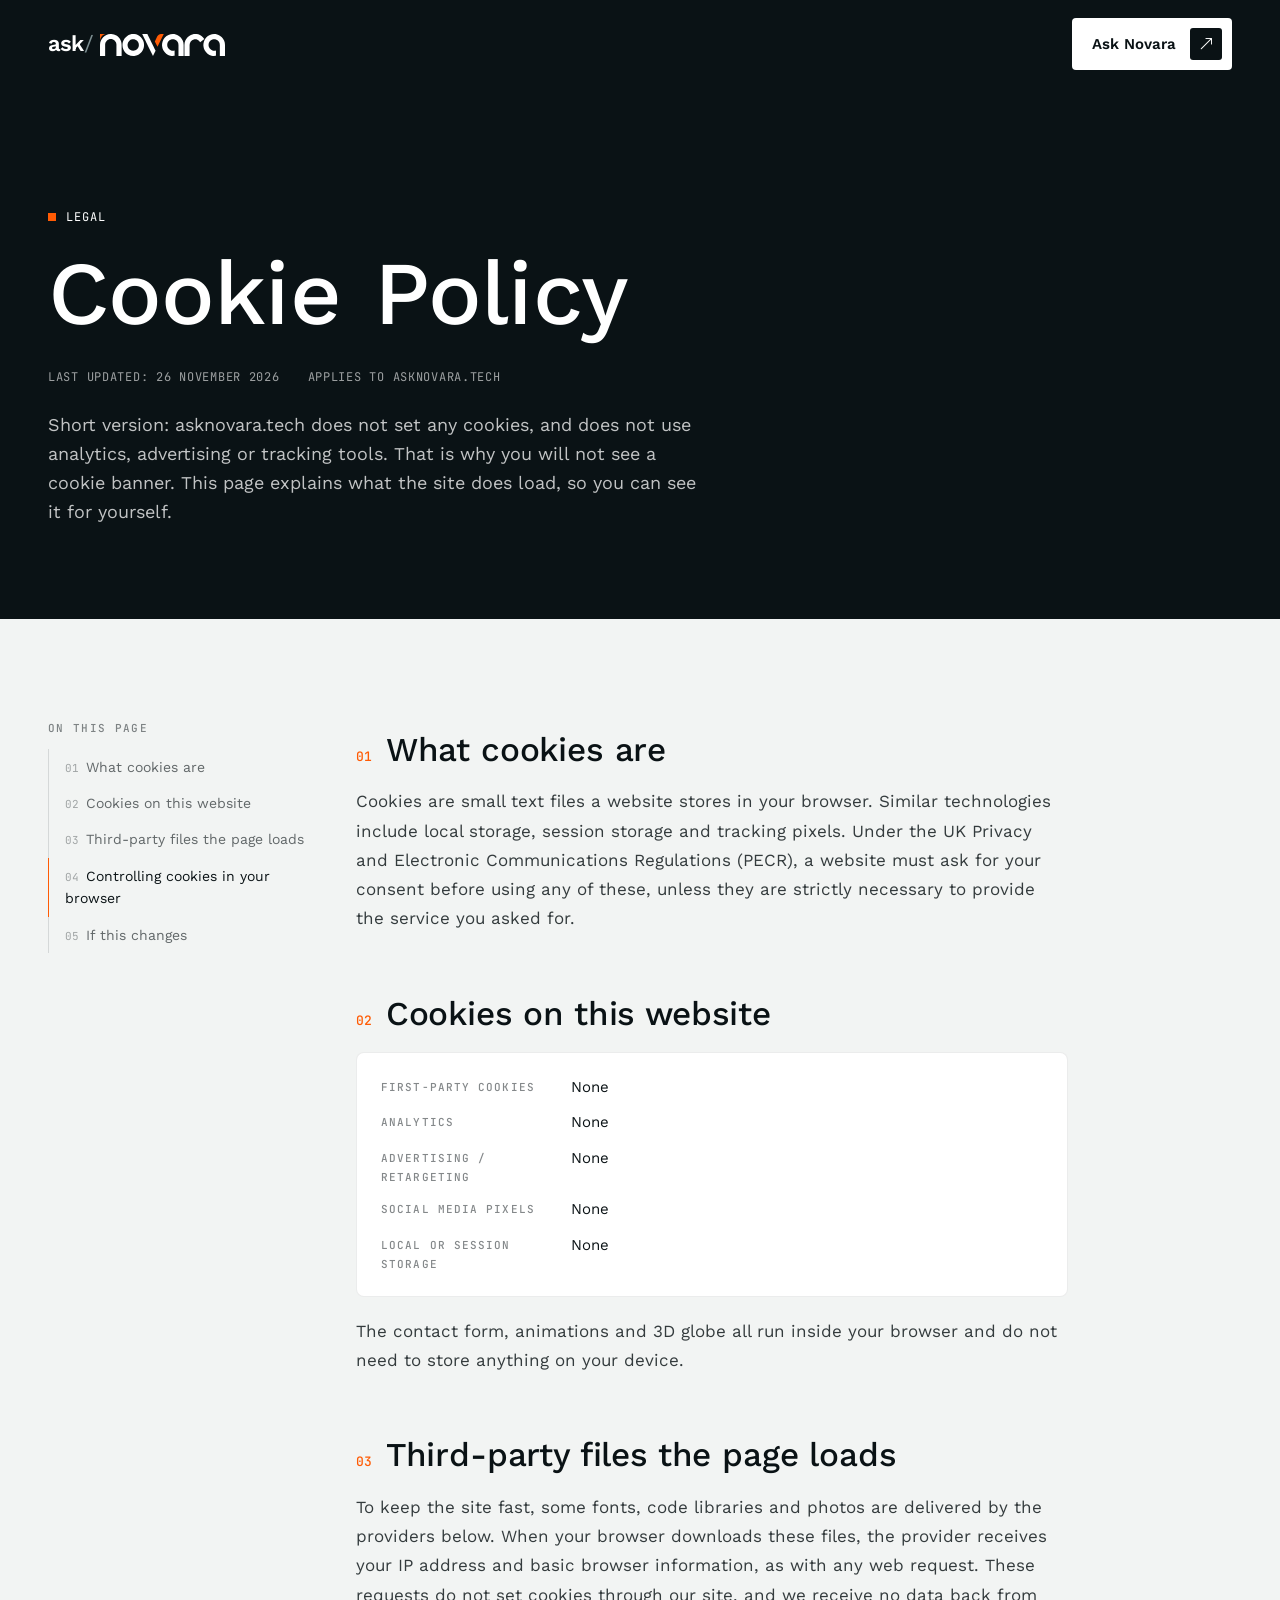
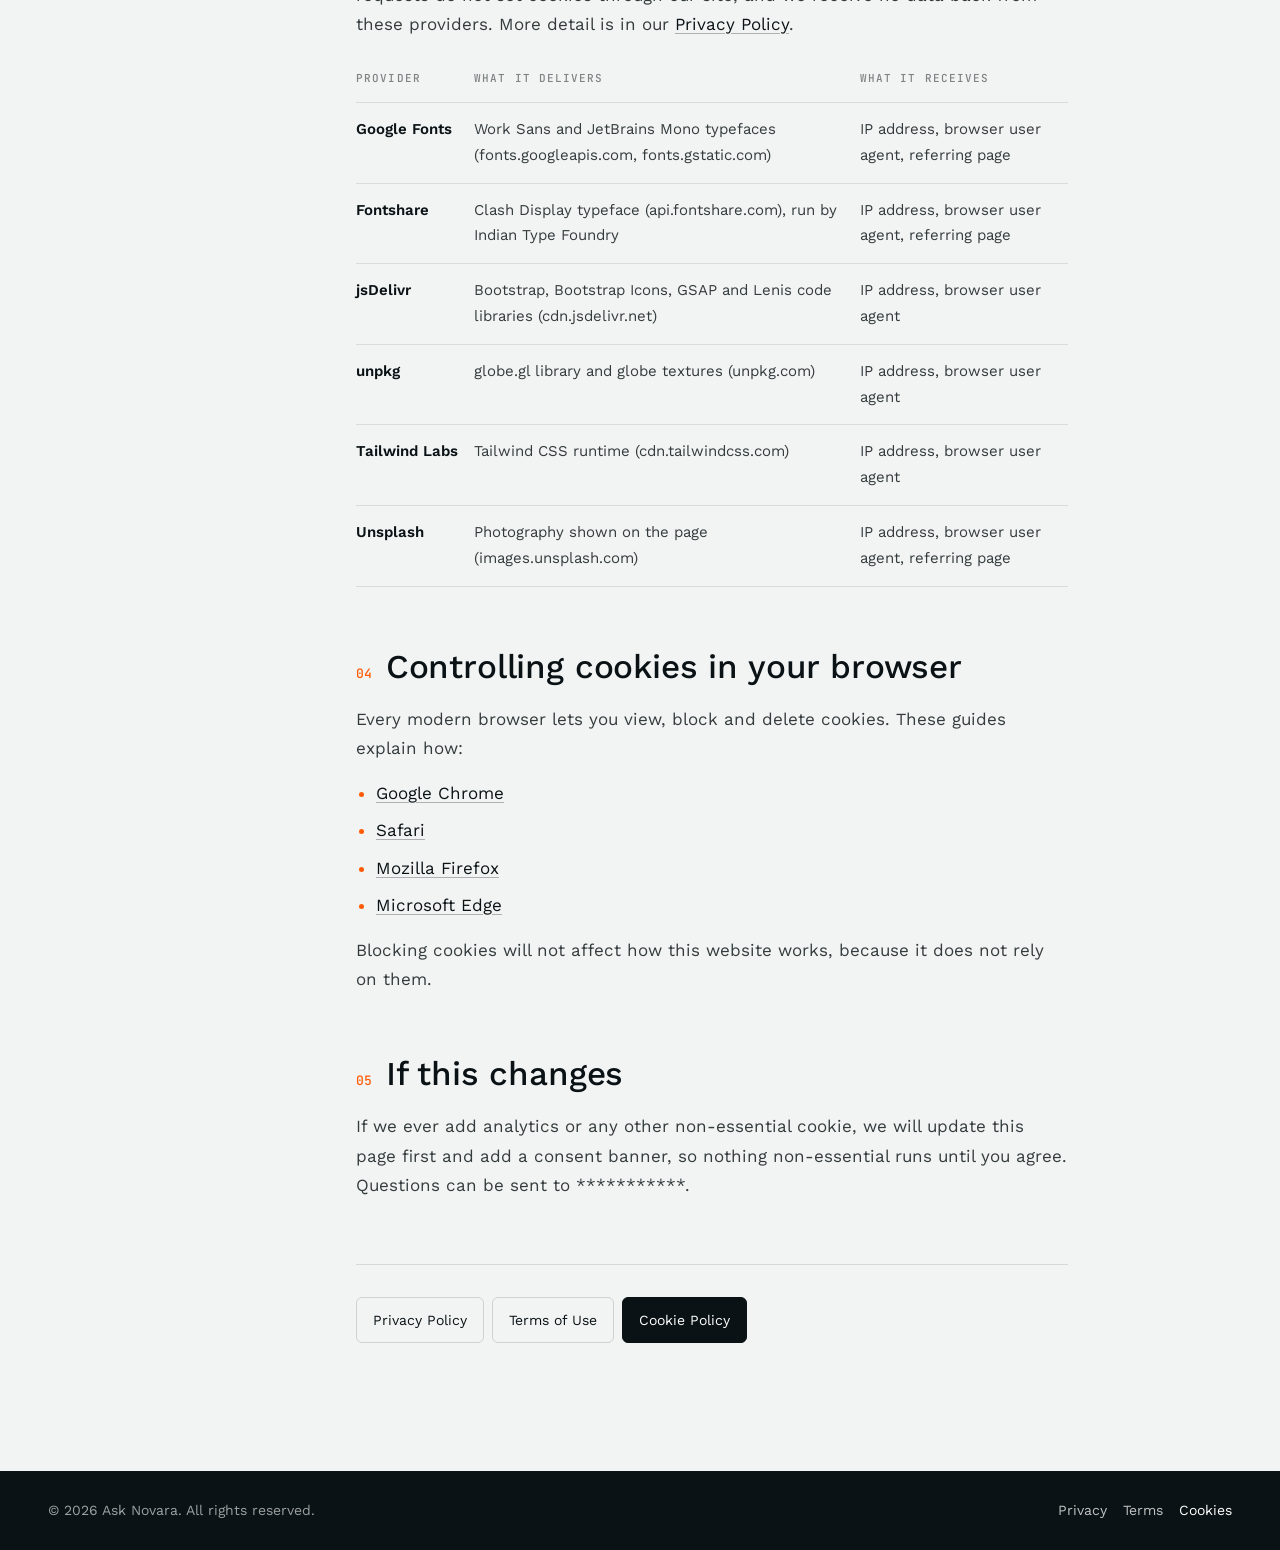
<file: cookies.html>
<!doctype html>
<html lang="en-GB">
<head>
  <meta charset="utf-8" />
  <meta name="viewport" content="width=device-width, initial-scale=1" />
  <title>Cookie Policy - Ask Novara</title>
  <meta name="description" content="Ask Novara does not set cookies or use tracking on asknovara.tech. This page explains what our website does load and why." />
  <meta name="theme-color" content="#0a1215" />
  <link rel="canonical" href="https://asknovara.tech/cookies.html" />
  <link rel="icon" href="assets/favicon.svg" type="image/svg+xml" />
  <link rel="preconnect" href="https://fonts.googleapis.com" />
  <link rel="preconnect" href="https://fonts.gstatic.com" crossorigin />
  <link href="https://fonts.googleapis.com/css2?family=Work+Sans:wght@300..700&family=JetBrains+Mono:wght@400;500&display=swap" rel="stylesheet" />
  <link href="https://api.fontshare.com/v2/css?f[]=clash-display@400,500,600,700&display=swap" rel="stylesheet" />
  <link href="https://cdn.jsdelivr.net/npm/bootstrap@5.3.3/dist/css/bootstrap.min.css" rel="stylesheet" />
  <link href="https://cdn.jsdelivr.net/npm/bootstrap-icons@1.11.3/font/bootstrap-icons.min.css" rel="stylesheet" />
  <link rel="stylesheet" href="assets/css/style.css" />
  <link rel="stylesheet" href="assets/css/legal.css" />
</head>
<body class="legal-page">
  <header class="nav-n">
    <div class="wrap inner">
      <a href="index.html" class="brand" aria-label="Ask Novara home"><span class="word">ask<em>/</em></span><img class="logo-novara" src="assets/img/novara-logo.svg" width="160" height="28" alt="novara" /></a>
      <a href="index.html#contact" class="btn-n">Ask Novara <span class="ico"><i class="bi bi-arrow-up-right"></i></span></a>
    </div>
  </header>

  <main id="top">
    <section class="legal-hero">
      <div class="wrap">
        <a href="index.html" class="tag" style="text-decoration:none;color:inherit">Legal</a>
        <h1 class="display">Cookie Policy</h1>
        <div class="meta"><span>Last updated: 26 November 2026</span><span>Applies to asknovara.tech</span></div>
        <p class="lede">Short version: asknovara.tech does not set any cookies, and does not use analytics, advertising or tracking tools. That is why you will not see a cookie banner. This page explains what the site does load, so you can see it for yourself.</p>
      </div>
    </section>

    <section class="legal-body">
      <div class="wrap">
        <div class="row g-5">
          <aside class="col-lg-3 d-none d-lg-block">
            <nav class="legal-toc" aria-label="On this page"><h6>On this page</h6><ol>
              <li><a href="#what">What cookies are</a></li>
              <li><a href="#ours">Cookies on this website</a></li>
              <li><a href="#third">Third-party files the page loads</a></li>
              <li><a href="#control">Controlling cookies in your browser</a></li>
              <li><a href="#changes">If this changes</a></li>
            </ol></nav>
          </aside>
          <article class="col-lg-9 legal-doc">
            <section id="what">
              <h2><span class="n">01</span>What cookies are</h2>
<p>Cookies are small text files a website stores in your browser. Similar technologies include local storage, session storage and tracking pixels. Under the UK Privacy and Electronic Communications Regulations (PECR), a website must ask for your consent before using any of these, unless they are strictly necessary to provide the service you asked for.</p>
            </section>
            <section id="ours">
              <h2><span class="n">02</span>Cookies on this website</h2>
<div class="legal-card"><dl>
  <dt>First-party cookies</dt><dd>None</dd>
  <dt>Analytics</dt><dd>None</dd>
  <dt>Advertising / retargeting</dt><dd>None</dd>
  <dt>Social media pixels</dt><dd>None</dd>
  <dt>Local or session storage</dt><dd>None</dd>
</dl></div>
<p>The contact form, animations and 3D globe all run inside your browser and do not need to store anything on your device.</p>
            </section>
            <section id="third">
              <h2><span class="n">03</span>Third-party files the page loads</h2>
<p>To keep the site fast, some fonts, code libraries and photos are delivered by the providers below. When your browser downloads these files, the provider receives your IP address and basic browser information, as with any web request. These requests do not set cookies through our site, and we receive no data back from these providers. More detail is in our <a href="privacy.html#third">Privacy Policy</a>.</p>

<table class="legal-table">
  <thead><tr><th>Provider</th><th>What it delivers</th><th>What it receives</th></tr></thead>
  <tbody>
    <tr><td>Google Fonts</td><td>Work Sans and JetBrains Mono typefaces (fonts.googleapis.com, fonts.gstatic.com)</td><td>IP address, browser user agent, referring page</td></tr>
    <tr><td>Fontshare</td><td>Clash Display typeface (api.fontshare.com), run by Indian Type Foundry</td><td>IP address, browser user agent, referring page</td></tr>
    <tr><td>jsDelivr</td><td>Bootstrap, Bootstrap Icons, GSAP and Lenis code libraries (cdn.jsdelivr.net)</td><td>IP address, browser user agent</td></tr>
    <tr><td>unpkg</td><td>globe.gl library and globe textures (unpkg.com)</td><td>IP address, browser user agent</td></tr>
    <tr><td>Tailwind Labs</td><td>Tailwind CSS runtime (cdn.tailwindcss.com)</td><td>IP address, browser user agent</td></tr>
    <tr><td>Unsplash</td><td>Photography shown on the page (images.unsplash.com)</td><td>IP address, browser user agent, referring page</td></tr>
  </tbody>
</table>
            </section>
            <section id="control">
              <h2><span class="n">04</span>Controlling cookies in your browser</h2>
<p>Every modern browser lets you view, block and delete cookies. These guides explain how:</p>
<ul>
  <li><a href="https://support.google.com/chrome/answer/95647" rel="noopener" target="_blank">Google Chrome</a></li>
  <li><a href="https://support.apple.com/en-gb/guide/safari/sfri11471/mac" rel="noopener" target="_blank">Safari</a></li>
  <li><a href="https://support.mozilla.org/en-US/kb/enhanced-tracking-protection-firefox-desktop" rel="noopener" target="_blank">Mozilla Firefox</a></li>
  <li><a href="https://support.microsoft.com/en-gb/microsoft-edge/delete-cookies-in-microsoft-edge-63947406-40ac-c3b8-57b9-2a946a29ae09" rel="noopener" target="_blank">Microsoft Edge</a></li>
</ul>
<p>Blocking cookies will not affect how this website works, because it does not rely on them.</p>
            </section>
            <section id="changes">
              <h2><span class="n">05</span>If this changes</h2>
<p>If we ever add analytics or any other non-essential cookie, we will update this page first and add a consent banner, so nothing non-essential runs until you agree. Questions can be sent to ***********.</p>
            </section>
            <nav class="legal-switch" aria-label="Legal pages">
              <a href="privacy.html">Privacy Policy</a>
              <a href="terms.html">Terms of Use</a>
              <a href="cookies.html" class="current" aria-current="page">Cookie Policy</a>
            </nav>
          </article>
        </div>
      </div>
    </section>
  </main>

  <footer class="legal-foot">
    <div class="wrap d-flex flex-wrap justify-content-between gap-3">
      <span>&copy; <span id="yr">2026</span> Ask Novara. All rights reserved.</span>
      <span class="d-flex gap-3"><a href="privacy.html">Privacy</a> <a href="terms.html">Terms</a> <a href="cookies.html" class="current">Cookies</a></span>
    </div>
  </footer>

  <script>
    document.getElementById('yr').textContent = new Date().getFullYear();
    // highlight the section currently in view in the side contents
    (function () {
      var links = [].slice.call(document.querySelectorAll('.legal-toc a'));
      if (!('IntersectionObserver' in window) || !links.length) return;
      var map = {}; links.forEach(function (a) { map[a.getAttribute('href').slice(1)] = a; });
      var io = new IntersectionObserver(function (es) {
        es.forEach(function (e) { if (e.isIntersecting) { links.forEach(function (l) { l.classList.remove('active'); }); map[e.target.id].classList.add('active'); } });
      }, { rootMargin: '-20% 0px -70% 0px' });
      document.querySelectorAll('.legal-doc section[id]').forEach(function (s) { io.observe(s); });
    })();
  </script>
</body>
</html>
</file>
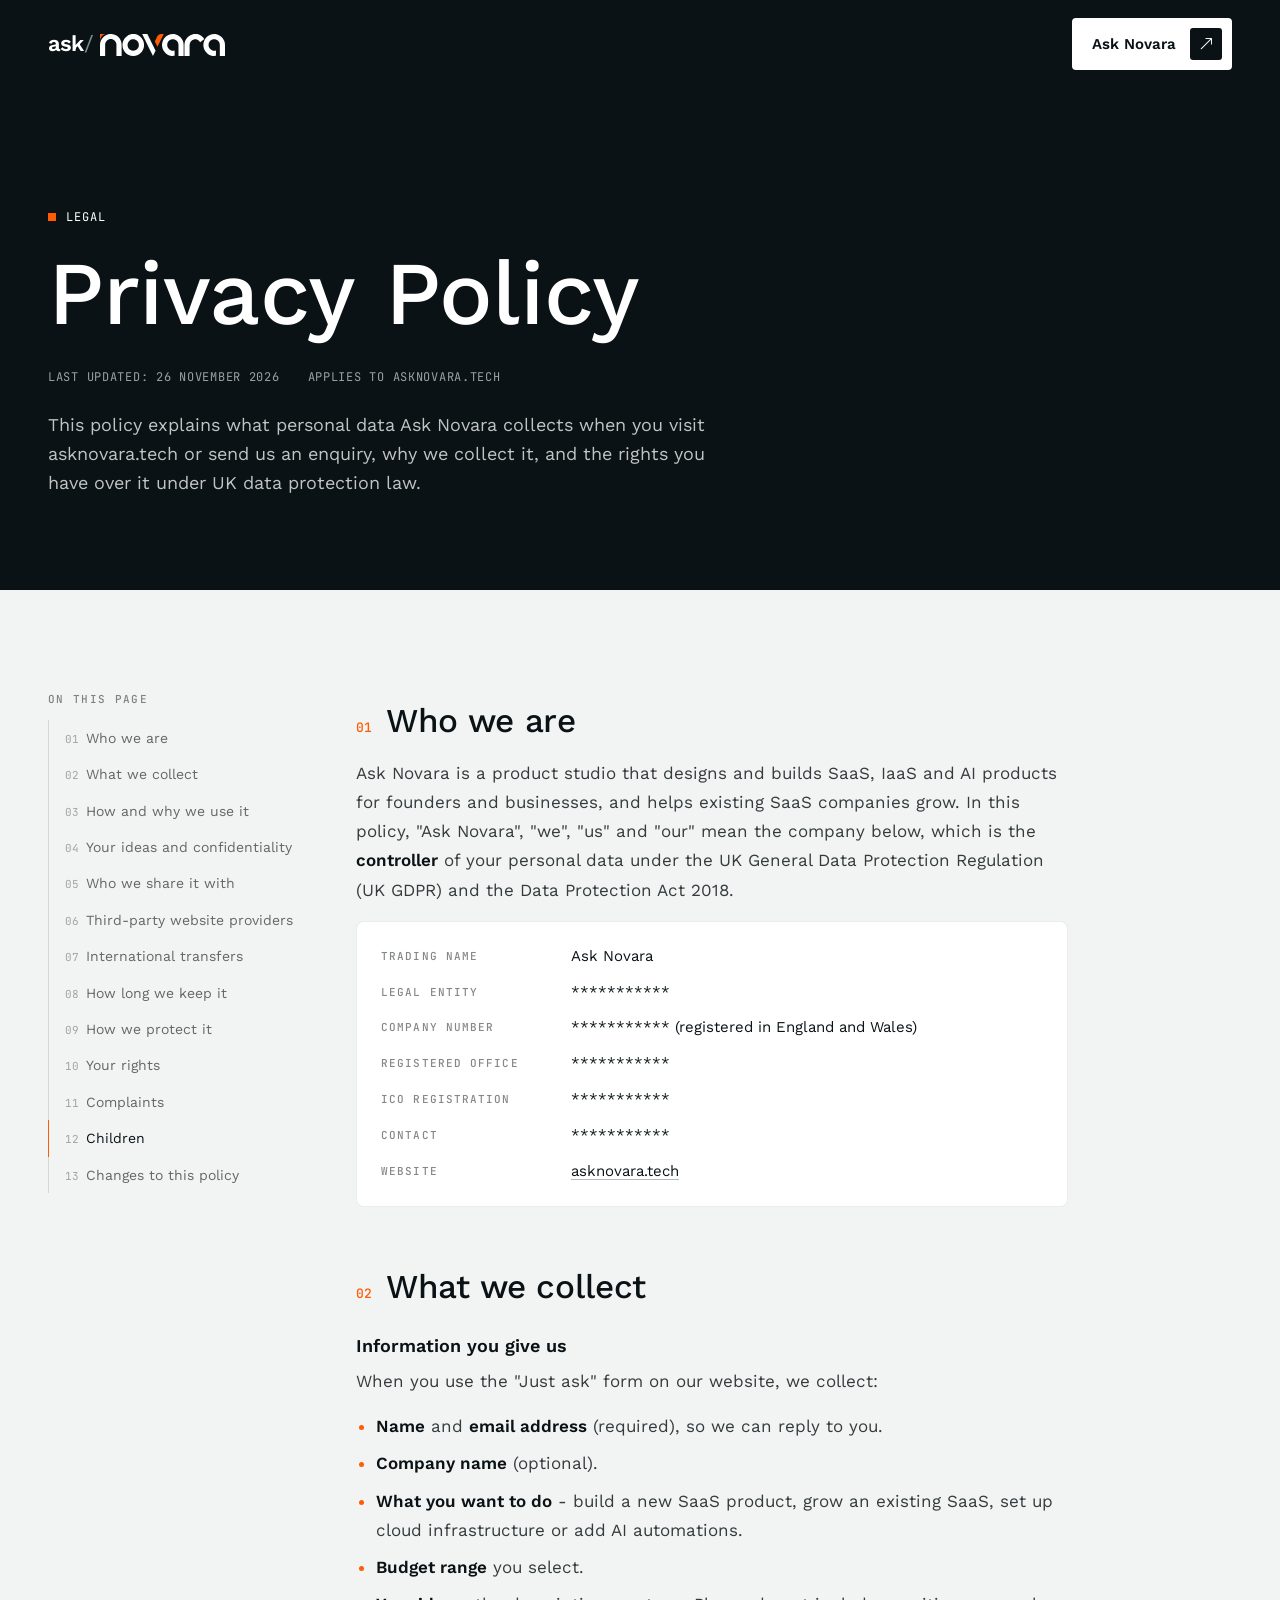
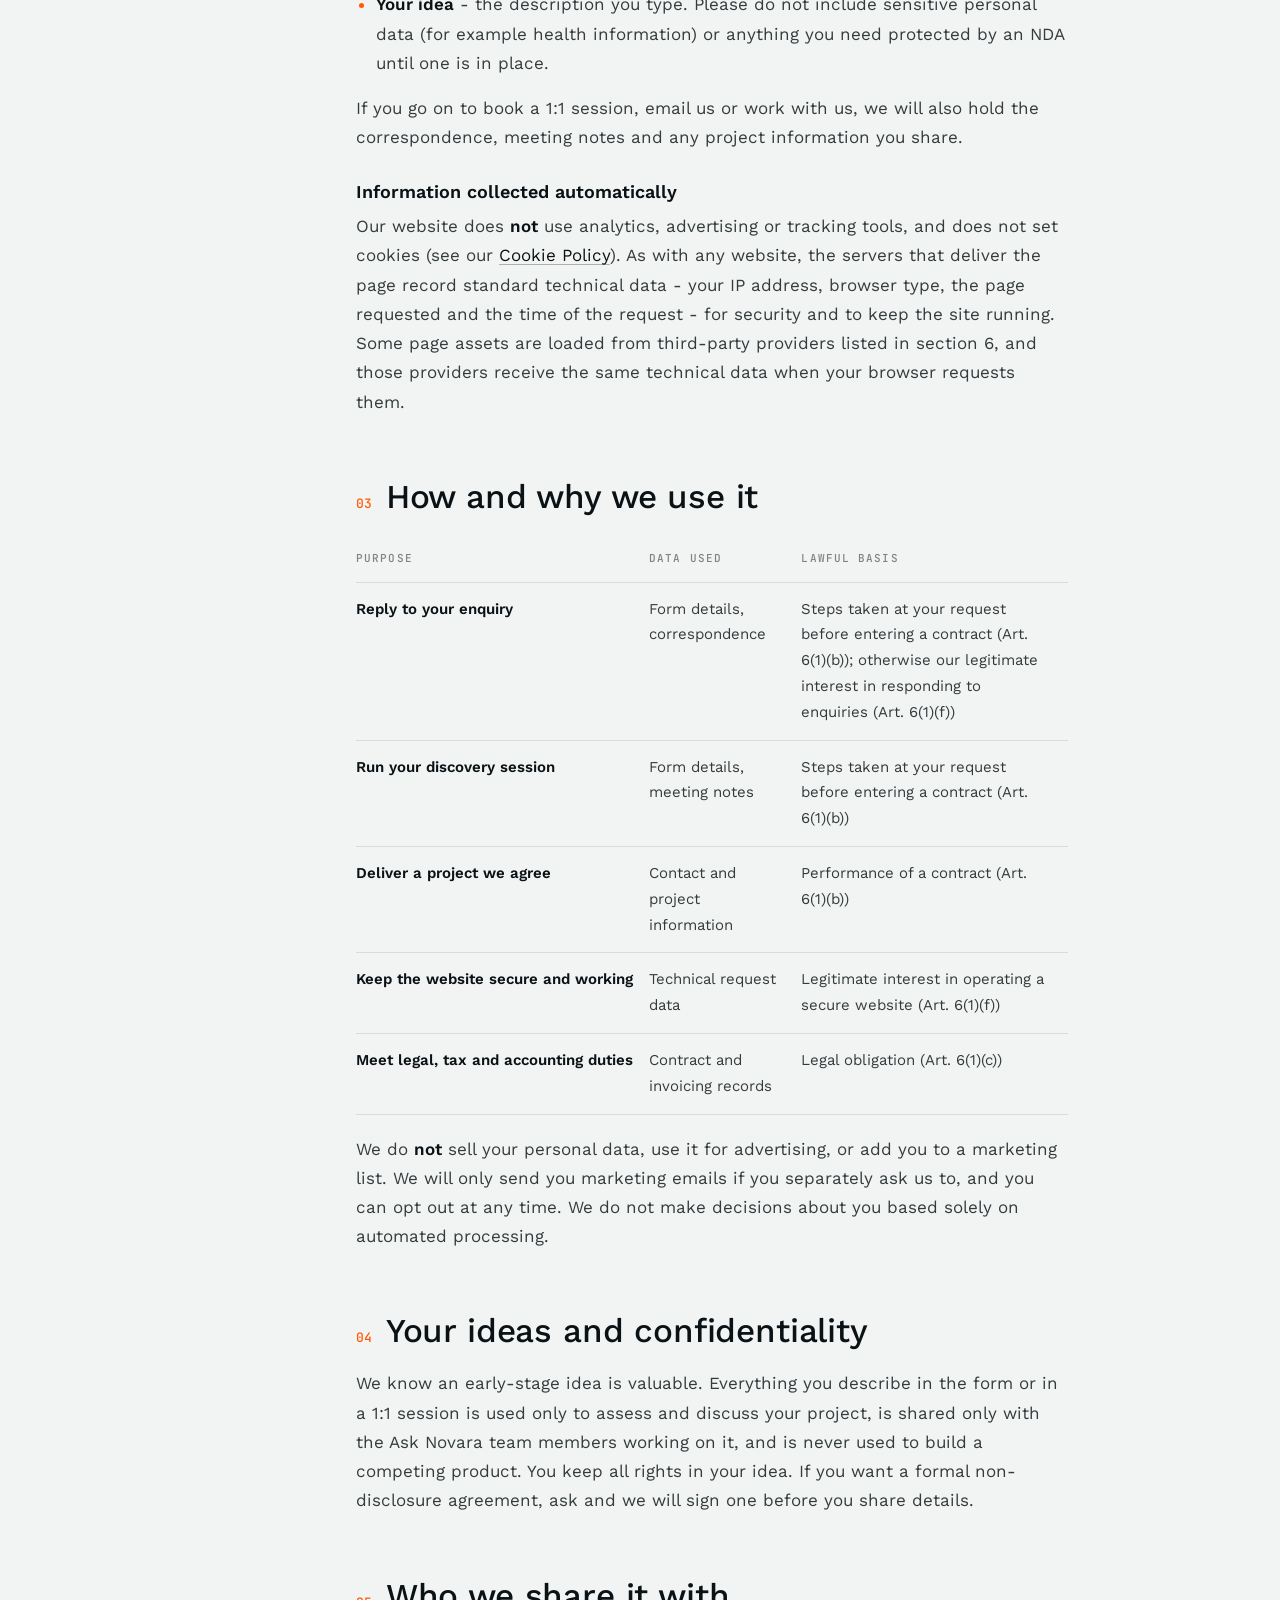
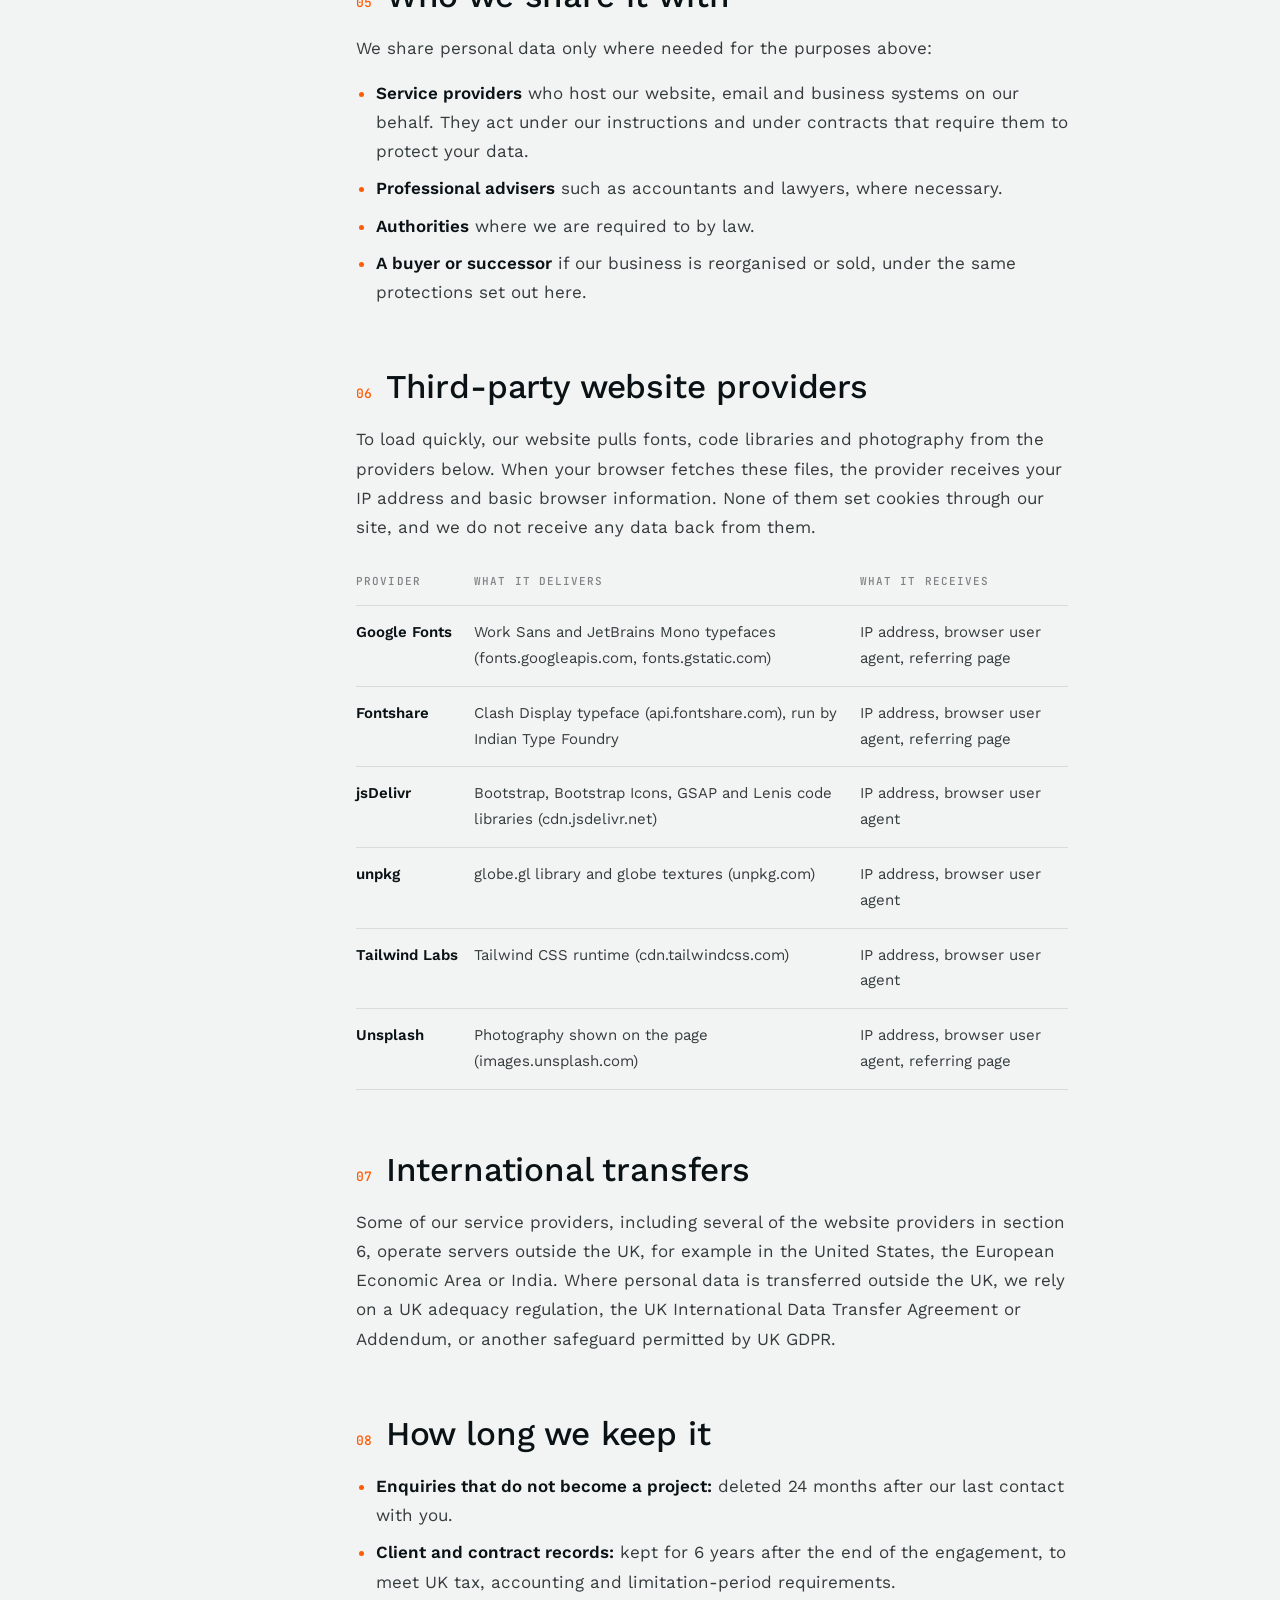
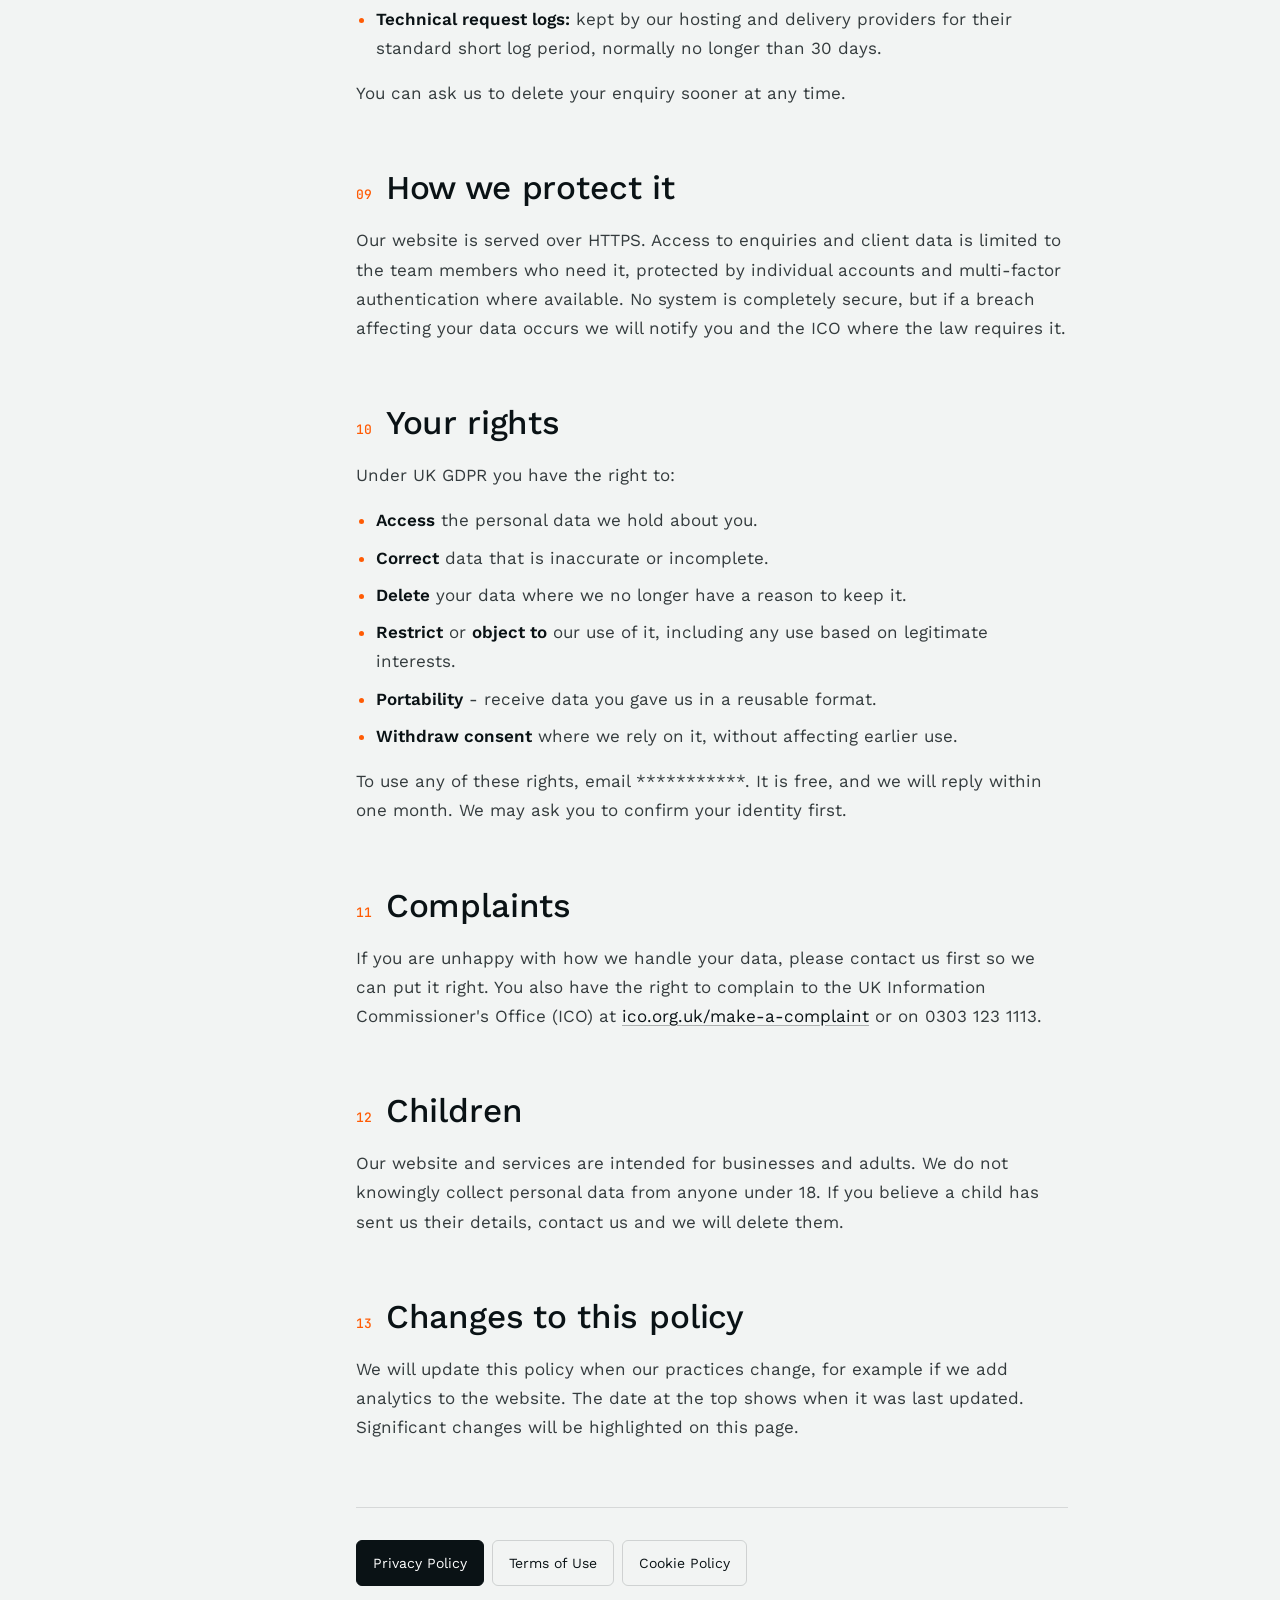
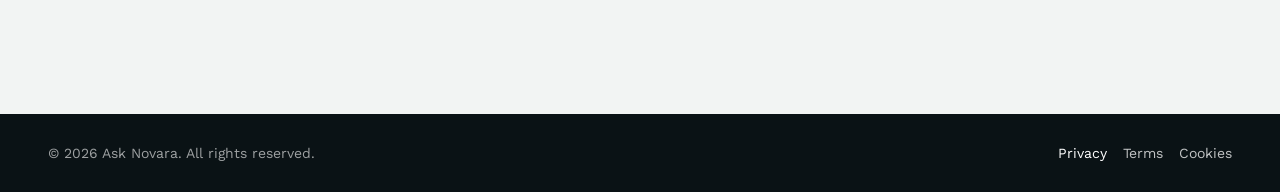
<file: privacy.html>
<!doctype html>
<html lang="en-GB">
<head>
  <meta charset="utf-8" />
  <meta name="viewport" content="width=device-width, initial-scale=1" />
  <title>Privacy Policy - Ask Novara</title>
  <meta name="description" content="How Ask Novara collects, uses and protects personal data when you visit asknovara.tech or ask us about a project." />
  <meta name="theme-color" content="#0a1215" />
  <link rel="canonical" href="https://asknovara.tech/privacy.html" />
  <link rel="icon" href="assets/favicon.svg" type="image/svg+xml" />
  <link rel="preconnect" href="https://fonts.googleapis.com" />
  <link rel="preconnect" href="https://fonts.gstatic.com" crossorigin />
  <link href="https://fonts.googleapis.com/css2?family=Work+Sans:wght@300..700&family=JetBrains+Mono:wght@400;500&display=swap" rel="stylesheet" />
  <link href="https://api.fontshare.com/v2/css?f[]=clash-display@400,500,600,700&display=swap" rel="stylesheet" />
  <link href="https://cdn.jsdelivr.net/npm/bootstrap@5.3.3/dist/css/bootstrap.min.css" rel="stylesheet" />
  <link href="https://cdn.jsdelivr.net/npm/bootstrap-icons@1.11.3/font/bootstrap-icons.min.css" rel="stylesheet" />
  <link rel="stylesheet" href="assets/css/style.css" />
  <link rel="stylesheet" href="assets/css/legal.css" />
</head>
<body class="legal-page">
  <header class="nav-n">
    <div class="wrap inner">
      <a href="index.html" class="brand" aria-label="Ask Novara home"><span class="word">ask<em>/</em></span><img class="logo-novara" src="assets/img/novara-logo.svg" width="160" height="28" alt="novara" /></a>
      <a href="index.html#contact" class="btn-n">Ask Novara <span class="ico"><i class="bi bi-arrow-up-right"></i></span></a>
    </div>
  </header>

  <main id="top">
    <section class="legal-hero">
      <div class="wrap">
        <a href="index.html" class="tag" style="text-decoration:none;color:inherit">Legal</a>
        <h1 class="display">Privacy Policy</h1>
        <div class="meta"><span>Last updated: 26 November 2026</span><span>Applies to asknovara.tech</span></div>
        <p class="lede">This policy explains what personal data Ask Novara collects when you visit asknovara.tech or send us an enquiry, why we collect it, and the rights you have over it under UK data protection law.</p>
      </div>
    </section>

    <section class="legal-body">
      <div class="wrap">
        <div class="row g-5">
          <aside class="col-lg-3 d-none d-lg-block">
            <nav class="legal-toc" aria-label="On this page"><h6>On this page</h6><ol>
              <li><a href="#who">Who we are</a></li>
              <li><a href="#collect">What we collect</a></li>
              <li><a href="#use">How and why we use it</a></li>
              <li><a href="#ideas">Your ideas and confidentiality</a></li>
              <li><a href="#share">Who we share it with</a></li>
              <li><a href="#third">Third-party website providers</a></li>
              <li><a href="#transfers">International transfers</a></li>
              <li><a href="#retention">How long we keep it</a></li>
              <li><a href="#security">How we protect it</a></li>
              <li><a href="#rights">Your rights</a></li>
              <li><a href="#complaints">Complaints</a></li>
              <li><a href="#children">Children</a></li>
              <li><a href="#changes">Changes to this policy</a></li>
            </ol></nav>
          </aside>
          <article class="col-lg-9 legal-doc">
            <section id="who">
              <h2><span class="n">01</span>Who we are</h2>
<p>Ask Novara is a product studio that designs and builds SaaS, IaaS and AI products for founders and businesses, and helps existing SaaS companies grow. In this policy, "Ask Novara", "we", "us" and "our" mean the company below, which is the <strong>controller</strong> of your personal data under the UK General Data Protection Regulation (UK GDPR) and the Data Protection Act 2018.</p>

<div class="legal-card"><dl>
  <dt>Trading name</dt><dd>Ask Novara</dd>
  <dt>Legal entity</dt><dd>***********</dd>
  <dt>Company number</dt><dd>*********** (registered in England and Wales)</dd>
  <dt>Registered office</dt><dd>***********</dd>
  <dt>ICO registration</dt><dd>***********</dd>
  <dt>Contact</dt><dd>***********</dd>
  <dt>Website</dt><dd><a href="https://asknovara.tech">asknovara.tech</a></dd>
</dl></div>
            </section>
            <section id="collect">
              <h2><span class="n">02</span>What we collect</h2>
<h3>Information you give us</h3>
<p>When you use the "Just ask" form on our website, we collect:</p>
<ul>
  <li><strong>Name</strong> and <strong>email address</strong> (required), so we can reply to you.</li>
  <li><strong>Company name</strong> (optional).</li>
  <li><strong>What you want to do</strong> - build a new SaaS product, grow an existing SaaS, set up cloud infrastructure or add AI automations.</li>
  <li><strong>Budget range</strong> you select.</li>
  <li><strong>Your idea</strong> - the description you type. Please do not include sensitive personal data (for example health information) or anything you need protected by an NDA until one is in place.</li>
</ul>
<p>If you go on to book a 1:1 session, email us or work with us, we will also hold the correspondence, meeting notes and any project information you share.</p>
<h3>Information collected automatically</h3>
<p>Our website does <strong>not</strong> use analytics, advertising or tracking tools, and does not set cookies (see our <a href="cookies.html">Cookie Policy</a>). As with any website, the servers that deliver the page record standard technical data - your IP address, browser type, the page requested and the time of the request - for security and to keep the site running. Some page assets are loaded from third-party providers listed in section 6, and those providers receive the same technical data when your browser requests them.</p>
            </section>
            <section id="use">
              <h2><span class="n">03</span>How and why we use it</h2>
<table class="legal-table">
  <thead><tr><th>Purpose</th><th>Data used</th><th>Lawful basis</th></tr></thead>
  <tbody>
    <tr><td>Reply to your enquiry</td><td>Form details, correspondence</td><td>Steps taken at your request before entering a contract (Art. 6(1)(b)); otherwise our legitimate interest in responding to enquiries (Art. 6(1)(f))</td></tr>
    <tr><td>Run your discovery session</td><td>Form details, meeting notes</td><td>Steps taken at your request before entering a contract (Art. 6(1)(b))</td></tr>
    <tr><td>Deliver a project we agree</td><td>Contact and project information</td><td>Performance of a contract (Art. 6(1)(b))</td></tr>
    <tr><td>Keep the website secure and working</td><td>Technical request data</td><td>Legitimate interest in operating a secure website (Art. 6(1)(f))</td></tr>
    <tr><td>Meet legal, tax and accounting duties</td><td>Contract and invoicing records</td><td>Legal obligation (Art. 6(1)(c))</td></tr>
  </tbody>
</table>
<p>We do <strong>not</strong> sell your personal data, use it for advertising, or add you to a marketing list. We will only send you marketing emails if you separately ask us to, and you can opt out at any time. We do not make decisions about you based solely on automated processing.</p>
            </section>
            <section id="ideas">
              <h2><span class="n">04</span>Your ideas and confidentiality</h2>
<p>We know an early-stage idea is valuable. Everything you describe in the form or in a 1:1 session is used only to assess and discuss your project, is shared only with the Ask Novara team members working on it, and is never used to build a competing product. You keep all rights in your idea. If you want a formal non-disclosure agreement, ask and we will sign one before you share details.</p>
            </section>
            <section id="share">
              <h2><span class="n">05</span>Who we share it with</h2>
<p>We share personal data only where needed for the purposes above:</p>
<ul>
  <li><strong>Service providers</strong> who host our website, email and business systems on our behalf. They act under our instructions and under contracts that require them to protect your data.</li>
  <li><strong>Professional advisers</strong> such as accountants and lawyers, where necessary.</li>
  <li><strong>Authorities</strong> where we are required to by law.</li>
  <li><strong>A buyer or successor</strong> if our business is reorganised or sold, under the same protections set out here.</li>
</ul>
            </section>
            <section id="third">
              <h2><span class="n">06</span>Third-party website providers</h2>
<p>To load quickly, our website pulls fonts, code libraries and photography from the providers below. When your browser fetches these files, the provider receives your IP address and basic browser information. None of them set cookies through our site, and we do not receive any data back from them.</p>

<table class="legal-table">
  <thead><tr><th>Provider</th><th>What it delivers</th><th>What it receives</th></tr></thead>
  <tbody>
    <tr><td>Google Fonts</td><td>Work Sans and JetBrains Mono typefaces (fonts.googleapis.com, fonts.gstatic.com)</td><td>IP address, browser user agent, referring page</td></tr>
    <tr><td>Fontshare</td><td>Clash Display typeface (api.fontshare.com), run by Indian Type Foundry</td><td>IP address, browser user agent, referring page</td></tr>
    <tr><td>jsDelivr</td><td>Bootstrap, Bootstrap Icons, GSAP and Lenis code libraries (cdn.jsdelivr.net)</td><td>IP address, browser user agent</td></tr>
    <tr><td>unpkg</td><td>globe.gl library and globe textures (unpkg.com)</td><td>IP address, browser user agent</td></tr>
    <tr><td>Tailwind Labs</td><td>Tailwind CSS runtime (cdn.tailwindcss.com)</td><td>IP address, browser user agent</td></tr>
    <tr><td>Unsplash</td><td>Photography shown on the page (images.unsplash.com)</td><td>IP address, browser user agent, referring page</td></tr>
  </tbody>
</table>
            </section>
            <section id="transfers">
              <h2><span class="n">07</span>International transfers</h2>
<p>Some of our service providers, including several of the website providers in section 6, operate servers outside the UK, for example in the United States, the European Economic Area or India. Where personal data is transferred outside the UK, we rely on a UK adequacy regulation, the UK International Data Transfer Agreement or Addendum, or another safeguard permitted by UK GDPR.</p>
            </section>
            <section id="retention">
              <h2><span class="n">08</span>How long we keep it</h2>
<ul>
  <li><strong>Enquiries that do not become a project:</strong> deleted 24 months after our last contact with you.</li>
  <li><strong>Client and contract records:</strong> kept for 6 years after the end of the engagement, to meet UK tax, accounting and limitation-period requirements.</li>
  <li><strong>Technical request logs:</strong> kept by our hosting and delivery providers for their standard short log period, normally no longer than 30 days.</li>
</ul>
<p>You can ask us to delete your enquiry sooner at any time.</p>
            </section>
            <section id="security">
              <h2><span class="n">09</span>How we protect it</h2>
<p>Our website is served over HTTPS. Access to enquiries and client data is limited to the team members who need it, protected by individual accounts and multi-factor authentication where available. No system is completely secure, but if a breach affecting your data occurs we will notify you and the ICO where the law requires it.</p>
            </section>
            <section id="rights">
              <h2><span class="n">10</span>Your rights</h2>
<p>Under UK GDPR you have the right to:</p>
<ul>
  <li><strong>Access</strong> the personal data we hold about you.</li>
  <li><strong>Correct</strong> data that is inaccurate or incomplete.</li>
  <li><strong>Delete</strong> your data where we no longer have a reason to keep it.</li>
  <li><strong>Restrict</strong> or <strong>object to</strong> our use of it, including any use based on legitimate interests.</li>
  <li><strong>Portability</strong> - receive data you gave us in a reusable format.</li>
  <li><strong>Withdraw consent</strong> where we rely on it, without affecting earlier use.</li>
</ul>
<p>To use any of these rights, email ***********. It is free, and we will reply within one month. We may ask you to confirm your identity first.</p>
            </section>
            <section id="complaints">
              <h2><span class="n">11</span>Complaints</h2>
<p>If you are unhappy with how we handle your data, please contact us first so we can put it right. You also have the right to complain to the UK Information Commissioner's Office (ICO) at <a href="https://ico.org.uk/make-a-complaint/" rel="noopener" target="_blank">ico.org.uk/make-a-complaint</a> or on 0303 123 1113.</p>
            </section>
            <section id="children">
              <h2><span class="n">12</span>Children</h2>
<p>Our website and services are intended for businesses and adults. We do not knowingly collect personal data from anyone under 18. If you believe a child has sent us their details, contact us and we will delete them.</p>
            </section>
            <section id="changes">
              <h2><span class="n">13</span>Changes to this policy</h2>
<p>We will update this policy when our practices change, for example if we add analytics to the website. The date at the top shows when it was last updated. Significant changes will be highlighted on this page.</p>
            </section>
            <nav class="legal-switch" aria-label="Legal pages">
              <a href="privacy.html" class="current" aria-current="page">Privacy Policy</a>
              <a href="terms.html">Terms of Use</a>
              <a href="cookies.html">Cookie Policy</a>
            </nav>
          </article>
        </div>
      </div>
    </section>
  </main>

  <footer class="legal-foot">
    <div class="wrap d-flex flex-wrap justify-content-between gap-3">
      <span>&copy; <span id="yr">2026</span> Ask Novara. All rights reserved.</span>
      <span class="d-flex gap-3"><a href="privacy.html" class="current">Privacy</a> <a href="terms.html">Terms</a> <a href="cookies.html">Cookies</a></span>
    </div>
  </footer>

  <script>
    document.getElementById('yr').textContent = new Date().getFullYear();
    // highlight the section currently in view in the side contents
    (function () {
      var links = [].slice.call(document.querySelectorAll('.legal-toc a'));
      if (!('IntersectionObserver' in window) || !links.length) return;
      var map = {}; links.forEach(function (a) { map[a.getAttribute('href').slice(1)] = a; });
      var io = new IntersectionObserver(function (es) {
        es.forEach(function (e) { if (e.isIntersecting) { links.forEach(function (l) { l.classList.remove('active'); }); map[e.target.id].classList.add('active'); } });
      }, { rootMargin: '-20% 0px -70% 0px' });
      document.querySelectorAll('.legal-doc section[id]').forEach(function (s) { io.observe(s); });
    })();
  </script>
</body>
</html>
</file>
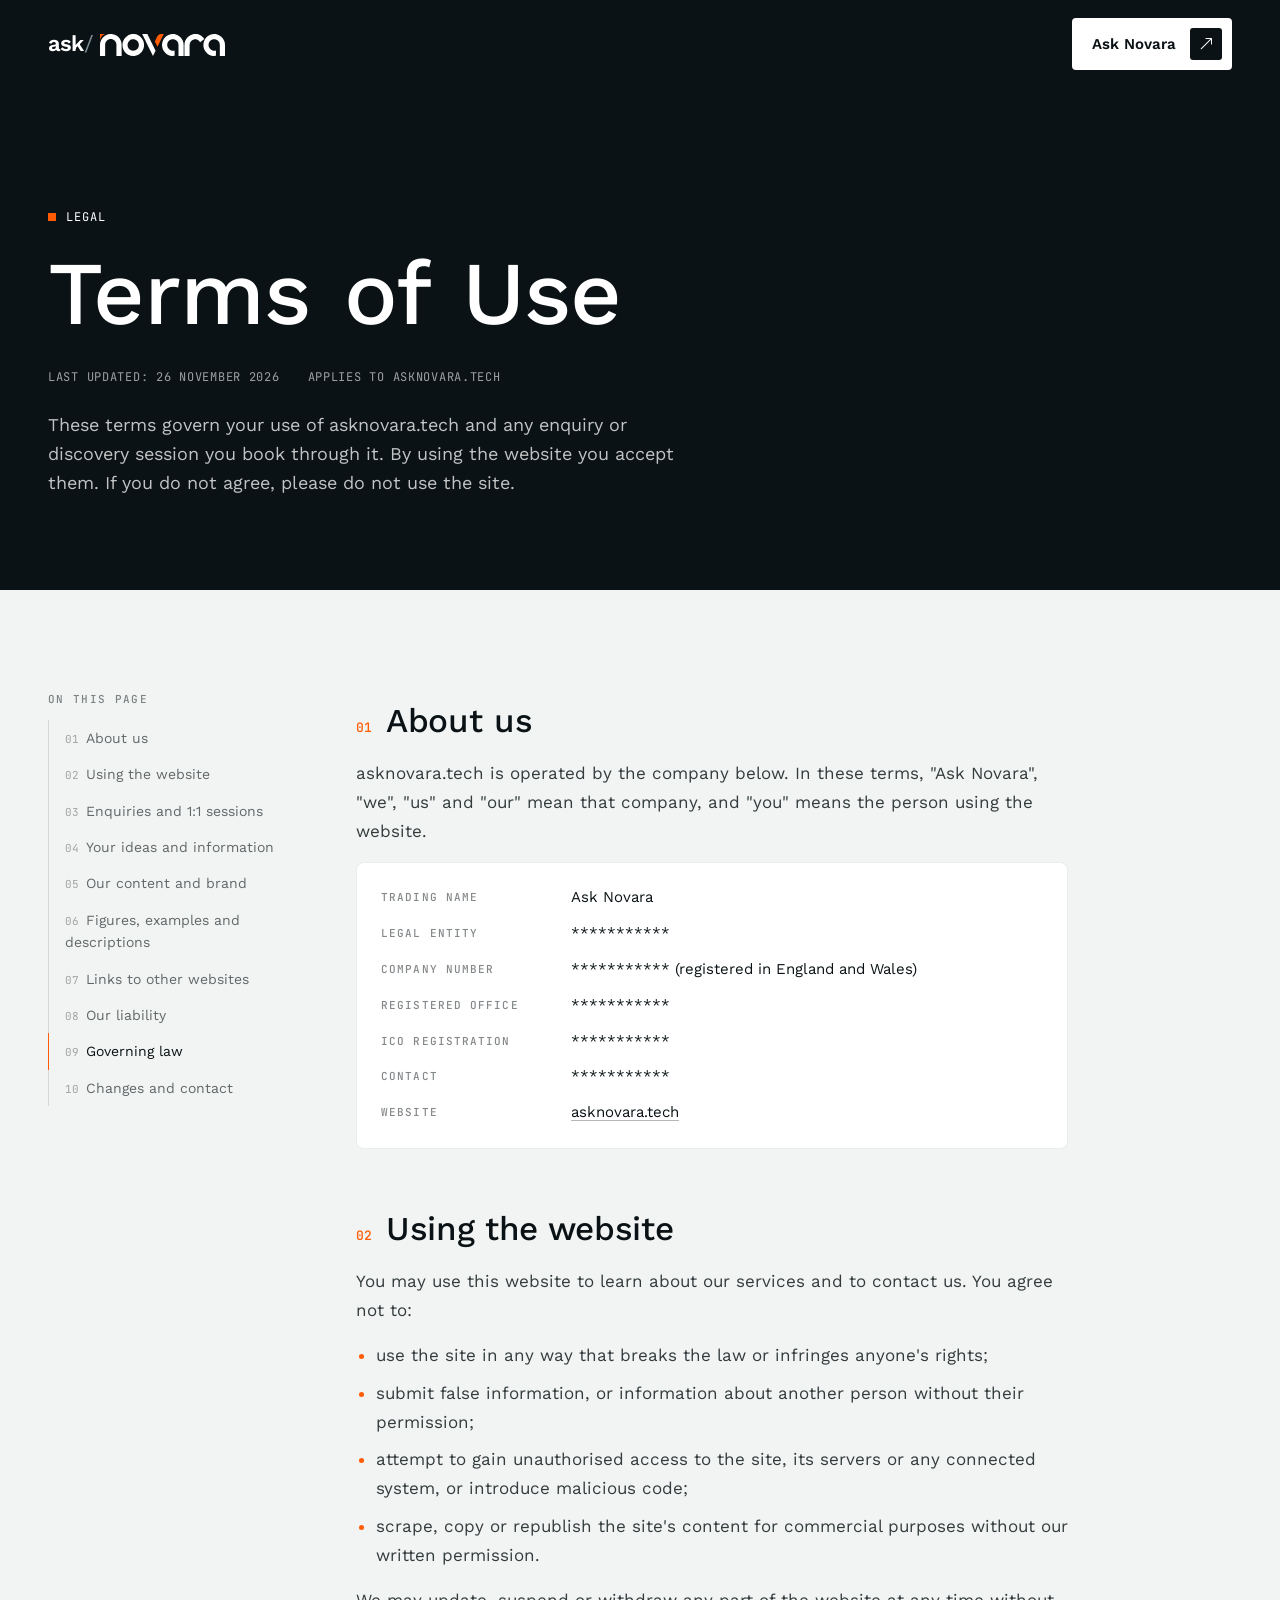
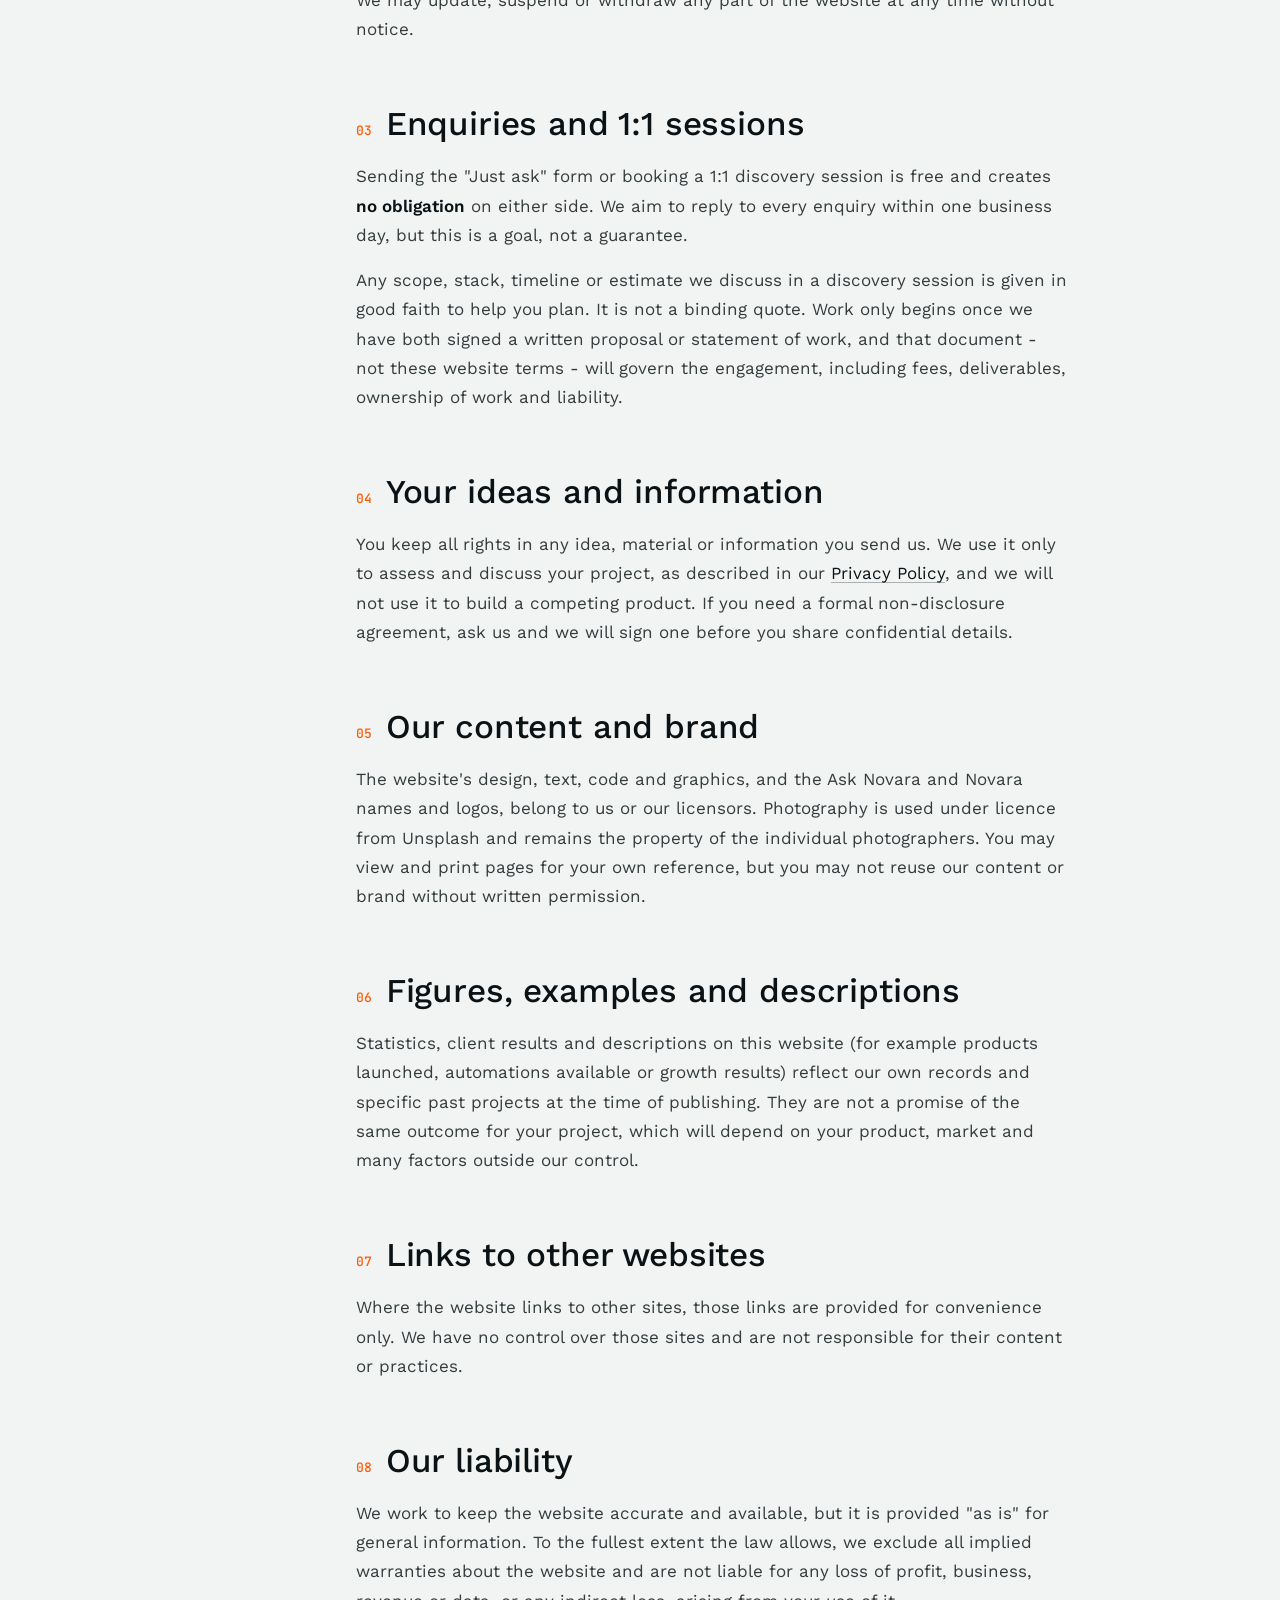
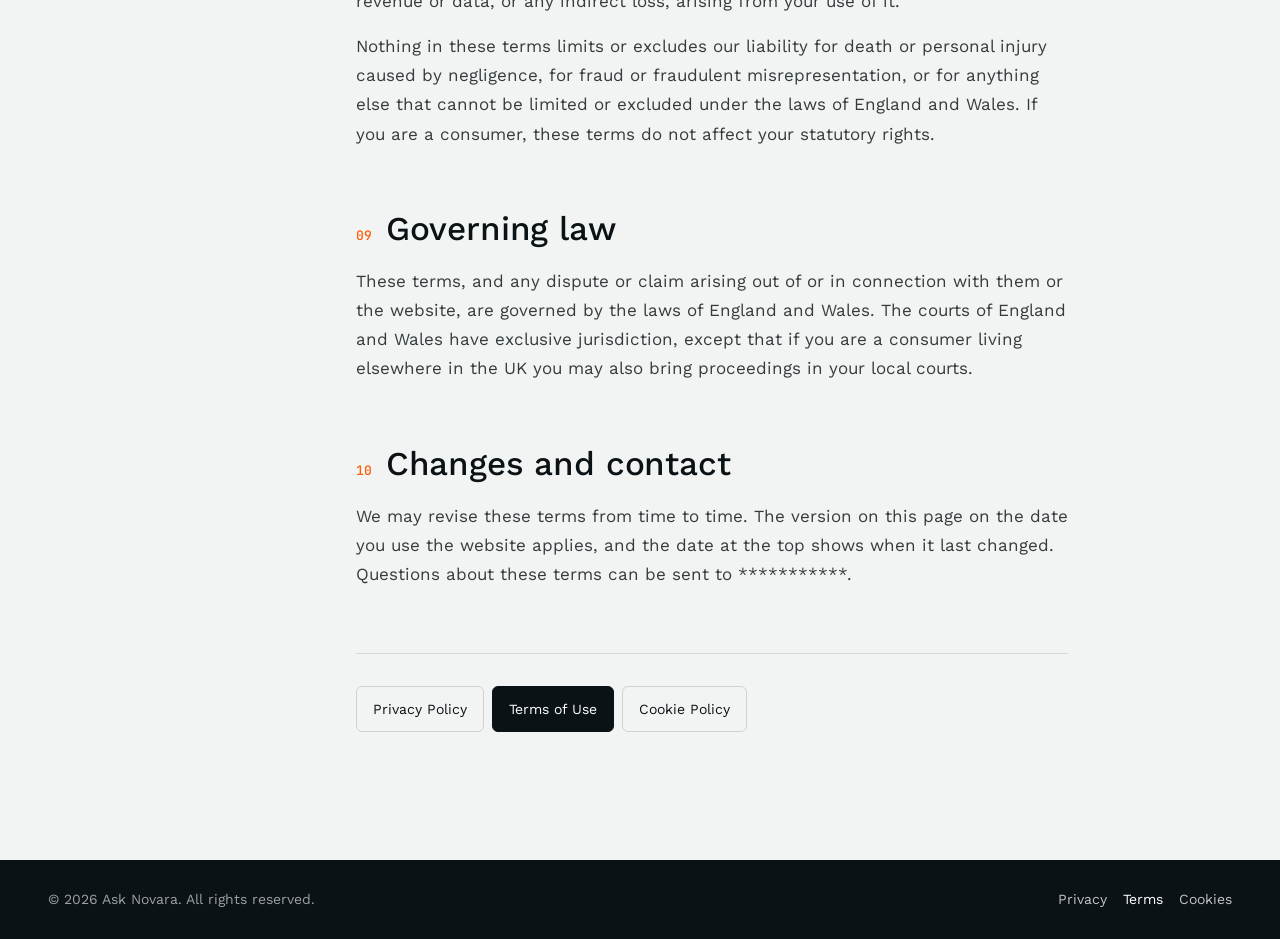
<file: terms.html>
<!doctype html>
<html lang="en-GB">
<head>
  <meta charset="utf-8" />
  <meta name="viewport" content="width=device-width, initial-scale=1" />
  <title>Terms of Use - Ask Novara</title>
  <meta name="description" content="The terms that apply when you use asknovara.tech or send Ask Novara an enquiry." />
  <meta name="theme-color" content="#0a1215" />
  <link rel="canonical" href="https://asknovara.tech/terms.html" />
  <link rel="icon" href="assets/favicon.svg" type="image/svg+xml" />
  <link rel="preconnect" href="https://fonts.googleapis.com" />
  <link rel="preconnect" href="https://fonts.gstatic.com" crossorigin />
  <link href="https://fonts.googleapis.com/css2?family=Work+Sans:wght@300..700&family=JetBrains+Mono:wght@400;500&display=swap" rel="stylesheet" />
  <link href="https://api.fontshare.com/v2/css?f[]=clash-display@400,500,600,700&display=swap" rel="stylesheet" />
  <link href="https://cdn.jsdelivr.net/npm/bootstrap@5.3.3/dist/css/bootstrap.min.css" rel="stylesheet" />
  <link href="https://cdn.jsdelivr.net/npm/bootstrap-icons@1.11.3/font/bootstrap-icons.min.css" rel="stylesheet" />
  <link rel="stylesheet" href="assets/css/style.css" />
  <link rel="stylesheet" href="assets/css/legal.css" />
</head>
<body class="legal-page">
  <header class="nav-n">
    <div class="wrap inner">
      <a href="index.html" class="brand" aria-label="Ask Novara home"><span class="word">ask<em>/</em></span><img class="logo-novara" src="assets/img/novara-logo.svg" width="160" height="28" alt="novara" /></a>
      <a href="index.html#contact" class="btn-n">Ask Novara <span class="ico"><i class="bi bi-arrow-up-right"></i></span></a>
    </div>
  </header>

  <main id="top">
    <section class="legal-hero">
      <div class="wrap">
        <a href="index.html" class="tag" style="text-decoration:none;color:inherit">Legal</a>
        <h1 class="display">Terms of Use</h1>
        <div class="meta"><span>Last updated: 26 November 2026</span><span>Applies to asknovara.tech</span></div>
        <p class="lede">These terms govern your use of asknovara.tech and any enquiry or discovery session you book through it. By using the website you accept them. If you do not agree, please do not use the site.</p>
      </div>
    </section>

    <section class="legal-body">
      <div class="wrap">
        <div class="row g-5">
          <aside class="col-lg-3 d-none d-lg-block">
            <nav class="legal-toc" aria-label="On this page"><h6>On this page</h6><ol>
              <li><a href="#about">About us</a></li>
              <li><a href="#website">Using the website</a></li>
              <li><a href="#enquiries">Enquiries and 1:1 sessions</a></li>
              <li><a href="#ideas">Your ideas and information</a></li>
              <li><a href="#content">Our content and brand</a></li>
              <li><a href="#figures">Figures, examples and descriptions</a></li>
              <li><a href="#links">Links to other websites</a></li>
              <li><a href="#liability">Our liability</a></li>
              <li><a href="#law">Governing law</a></li>
              <li><a href="#changes">Changes and contact</a></li>
            </ol></nav>
          </aside>
          <article class="col-lg-9 legal-doc">
            <section id="about">
              <h2><span class="n">01</span>About us</h2>
<p>asknovara.tech is operated by the company below. In these terms, "Ask Novara", "we", "us" and "our" mean that company, and "you" means the person using the website.</p>

<div class="legal-card"><dl>
  <dt>Trading name</dt><dd>Ask Novara</dd>
  <dt>Legal entity</dt><dd>***********</dd>
  <dt>Company number</dt><dd>*********** (registered in England and Wales)</dd>
  <dt>Registered office</dt><dd>***********</dd>
  <dt>ICO registration</dt><dd>***********</dd>
  <dt>Contact</dt><dd>***********</dd>
  <dt>Website</dt><dd><a href="https://asknovara.tech">asknovara.tech</a></dd>
</dl></div>
            </section>
            <section id="website">
              <h2><span class="n">02</span>Using the website</h2>
<p>You may use this website to learn about our services and to contact us. You agree not to:</p>
<ul>
  <li>use the site in any way that breaks the law or infringes anyone's rights;</li>
  <li>submit false information, or information about another person without their permission;</li>
  <li>attempt to gain unauthorised access to the site, its servers or any connected system, or introduce malicious code;</li>
  <li>scrape, copy or republish the site's content for commercial purposes without our written permission.</li>
</ul>
<p>We may update, suspend or withdraw any part of the website at any time without notice.</p>
            </section>
            <section id="enquiries">
              <h2><span class="n">03</span>Enquiries and 1:1 sessions</h2>
<p>Sending the "Just ask" form or booking a 1:1 discovery session is free and creates <strong>no obligation</strong> on either side. We aim to reply to every enquiry within one business day, but this is a goal, not a guarantee.</p>
<p>Any scope, stack, timeline or estimate we discuss in a discovery session is given in good faith to help you plan. It is not a binding quote. Work only begins once we have both signed a written proposal or statement of work, and that document - not these website terms - will govern the engagement, including fees, deliverables, ownership of work and liability.</p>
            </section>
            <section id="ideas">
              <h2><span class="n">04</span>Your ideas and information</h2>
<p>You keep all rights in any idea, material or information you send us. We use it only to assess and discuss your project, as described in our <a href="privacy.html">Privacy Policy</a>, and we will not use it to build a competing product. If you need a formal non-disclosure agreement, ask us and we will sign one before you share confidential details.</p>
            </section>
            <section id="content">
              <h2><span class="n">05</span>Our content and brand</h2>
<p>The website's design, text, code and graphics, and the Ask Novara and Novara names and logos, belong to us or our licensors. Photography is used under licence from Unsplash and remains the property of the individual photographers. You may view and print pages for your own reference, but you may not reuse our content or brand without written permission.</p>
            </section>
            <section id="figures">
              <h2><span class="n">06</span>Figures, examples and descriptions</h2>
<p>Statistics, client results and descriptions on this website (for example products launched, automations available or growth results) reflect our own records and specific past projects at the time of publishing. They are not a promise of the same outcome for your project, which will depend on your product, market and many factors outside our control.</p>
            </section>
            <section id="links">
              <h2><span class="n">07</span>Links to other websites</h2>
<p>Where the website links to other sites, those links are provided for convenience only. We have no control over those sites and are not responsible for their content or practices.</p>
            </section>
            <section id="liability">
              <h2><span class="n">08</span>Our liability</h2>
<p>We work to keep the website accurate and available, but it is provided "as is" for general information. To the fullest extent the law allows, we exclude all implied warranties about the website and are not liable for any loss of profit, business, revenue or data, or any indirect loss, arising from your use of it.</p>
<p>Nothing in these terms limits or excludes our liability for death or personal injury caused by negligence, for fraud or fraudulent misrepresentation, or for anything else that cannot be limited or excluded under the laws of England and Wales. If you are a consumer, these terms do not affect your statutory rights.</p>
            </section>
            <section id="law">
              <h2><span class="n">09</span>Governing law</h2>
<p>These terms, and any dispute or claim arising out of or in connection with them or the website, are governed by the laws of England and Wales. The courts of England and Wales have exclusive jurisdiction, except that if you are a consumer living elsewhere in the UK you may also bring proceedings in your local courts.</p>
            </section>
            <section id="changes">
              <h2><span class="n">10</span>Changes and contact</h2>
<p>We may revise these terms from time to time. The version on this page on the date you use the website applies, and the date at the top shows when it last changed. Questions about these terms can be sent to ***********.</p>
            </section>
            <nav class="legal-switch" aria-label="Legal pages">
              <a href="privacy.html">Privacy Policy</a>
              <a href="terms.html" class="current" aria-current="page">Terms of Use</a>
              <a href="cookies.html">Cookie Policy</a>
            </nav>
          </article>
        </div>
      </div>
    </section>
  </main>

  <footer class="legal-foot">
    <div class="wrap d-flex flex-wrap justify-content-between gap-3">
      <span>&copy; <span id="yr">2026</span> Ask Novara. All rights reserved.</span>
      <span class="d-flex gap-3"><a href="privacy.html">Privacy</a> <a href="terms.html" class="current">Terms</a> <a href="cookies.html">Cookies</a></span>
    </div>
  </footer>

  <script>
    document.getElementById('yr').textContent = new Date().getFullYear();
    // highlight the section currently in view in the side contents
    (function () {
      var links = [].slice.call(document.querySelectorAll('.legal-toc a'));
      if (!('IntersectionObserver' in window) || !links.length) return;
      var map = {}; links.forEach(function (a) { map[a.getAttribute('href').slice(1)] = a; });
      var io = new IntersectionObserver(function (es) {
        es.forEach(function (e) { if (e.isIntersecting) { links.forEach(function (l) { l.classList.remove('active'); }); map[e.target.id].classList.add('active'); } });
      }, { rootMargin: '-20% 0px -70% 0px' });
      document.querySelectorAll('.legal-doc section[id]').forEach(function (s) { io.observe(s); });
    })();
  </script>
</body>
</html>
</file>
<file: assets/css/style.css>
/* ==========================================================================
   Ask Novara - Landing
   Palette: deep ink + cold teal + paper white, one flat Novara orange accent.
   No glows, no warm gradients. Editorial, cinematic, grid-driven.
   ========================================================================== */

:root {
  --ink: #0a1215;
  --ink-2: #0f1c20;
  --teal: #10302f;
  --teal-2: #164340;
  --paper: #f2f4f3;
  --paper-2: #e6eae8;
  --text: #0a1215;
  --muted: #7d8f92;
  --muted-dark: #5b6b6e;
  --line: rgba(255, 255, 255, 0.1);
  --line-dark: rgba(10, 18, 21, 0.12);
  --signal: #ff5b04;
  --signal-ink: #0a1215;

  --f-display: "Clash Display", "Work Sans", system-ui, sans-serif;
  --f-body: "Work Sans", system-ui, sans-serif;
  --f-mono: "JetBrains Mono", ui-monospace, monospace;

  --radius: 4px;
  --ease: cubic-bezier(0.22, 1, 0.36, 1);
  --container: 1320px;
}

/* ---------- base ---------- */
*,
*::before,
*::after { box-sizing: border-box; }

html { -webkit-text-size-adjust: 100%; }
html.lenis, html.lenis body { height: auto; }
.lenis.lenis-smooth { scroll-behavior: auto !important; }

body {
  margin: 0;
  font-family: var(--f-body);
  font-size: 16px;
  line-height: 1.6;
  color: var(--text);
  background: var(--paper);
  -webkit-font-smoothing: antialiased;
  overflow-x: hidden;
}

img, video { max-width: 100%; display: block; }
a { color: inherit; text-decoration: none; }
::selection { background: var(--signal); color: var(--signal-ink); }

.wrap {
  width: 100%;
  max-width: var(--container);
  margin-inline: auto;
  padding-inline: clamp(20px, 4vw, 48px);
}

.display {
  font-family: var(--f-display);
  font-weight: 500;
  letter-spacing: -0.01em;
  word-spacing: 0.06em;
  line-height: 1.04;
  margin: 0;
}

.tag {
  font-family: var(--f-mono);
  font-size: 12px;
  letter-spacing: 0.08em;
  text-transform: uppercase;
  color: var(--muted);
  display: inline-flex;
  align-items: center;
  gap: 10px;
}
.tag::before {
  content: "";
  width: 8px;
  height: 8px;
  background: var(--signal);
  display: inline-block;
}
.tag.on-light::before { background: var(--ink); }

.hl { color: var(--signal); }
.on-paper .hl { color: var(--signal); }

.section { padding-block: clamp(80px, 12vw, 160px); position: relative; }
.dark { background: var(--ink); color: #fff; }
.dark .muted { color: var(--muted); }
.muted { color: var(--muted-dark); }

/* ---------- buttons (neutral; orange only as a tiny arrow accent) ---------- */
.btn-n {
  --bg: #fff;
  --fg: var(--ink);
  --bg-h: var(--paper-2);
  display: inline-flex;
  align-items: center;
  gap: 14px;
  padding: 10px 10px 10px 20px;
  background: var(--bg);
  color: var(--fg);
  border: 0;
  border-radius: var(--radius);
  font-family: var(--f-body);
  font-weight: 600;
  font-size: 15px;
  line-height: 1;
  cursor: pointer;
  transition: background-color .35s var(--ease), box-shadow .35s var(--ease);
}
.btn-n:hover { background: var(--bg-h); color: var(--fg); }
.btn-n .ico {
  width: 32px;
  height: 32px;
  display: grid;
  place-items: center;
  background: var(--ink);
  color: #fff;
  border-radius: 3px;
  overflow: hidden;
  transition: color .35s var(--ease);
}
.btn-n .ico i { display: block; transition: transform .45s var(--ease); }
.btn-n:hover .ico { color: var(--signal); }
.btn-n:hover .ico i { transform: translate(2px, -2px); }
.btn-n:hover .ico i.bi-arrow-right { transform: translateX(3px); }
.btn-n:hover .ico i.bi-arrow-down { transform: translateY(3px); }

.btn-n.ghost {
  --bg: transparent;
  --fg: #fff;
  --bg-h: rgba(255,255,255,.07);
  box-shadow: inset 0 0 0 1px rgba(255,255,255,.22);
}
.btn-n.ghost:hover { box-shadow: inset 0 0 0 1px rgba(255,255,255,.45); }
.btn-n.ghost .ico { background: rgba(255,255,255,.1); }

.btn-n.dark-btn { --bg: var(--ink); --fg: #fff; --bg-h: var(--teal); }
.btn-n.dark-btn .ico { background: rgba(255,255,255,.1); }

/* ---------- preloader ---------- */
.loader {
  position: fixed;
  inset: 0;
  z-index: 9999;
  background: var(--ink);
  color: #fff;
  display: flex;
  flex-direction: column;
  justify-content: space-between;
  padding: clamp(20px, 4vw, 48px);
}
.loader .count {
  font-family: var(--f-display);
  font-size: clamp(64px, 14vw, 200px);
  line-height: .85;
  letter-spacing: -0.05em;
  align-self: flex-end;
}
.loader .bar { height: 1px; background: var(--line); position: relative; }
.loader .bar span { position: absolute; inset: 0 auto 0 0; width: 0; background: var(--signal); }

/* ---------- nav ---------- */
.nav-n {
  position: fixed;
  inset: 0 0 auto 0;
  z-index: 1000;
  padding-block: 28px;
  transition: transform .5s var(--ease), background .4s, padding .4s;
}
.nav-n.scrolled {
  background: rgba(10, 18, 21, .82);
  backdrop-filter: blur(14px);
  -webkit-backdrop-filter: blur(14px);
  padding-block: 14px;
  border-bottom: 1px solid var(--line);
}
.nav-n.hide { transform: translateY(-100%); }
.nav-n .inner { display: flex; align-items: center; justify-content: space-between; gap: 24px; }

.brand { display: inline-flex; align-items: center; gap: 6px; color: #fff; }
.brand .word {
  font-family: var(--f-display);
  font-weight: 600;
  font-size: 22px;
  line-height: 1;
  letter-spacing: -0.04em;
}
.brand .word em { font-style: normal; color: var(--muted); font-weight: 400; margin-left: 1px; }
.brand .logo-novara { height: 22px; width: auto; display: block; margin-top: 1px; }

.nav-links { display: flex; gap: 4px; list-style: none; margin: 0; padding: 4px; border: 1px solid var(--line); border-radius: 6px; background: rgba(255,255,255,.03); }
.nav-links a {
  display: block;
  padding: 8px 14px;
  font-size: 14px;
  color: rgba(255,255,255,.75);
  border-radius: 4px;
  transition: color .3s, background .3s;
}
.nav-links a:hover { color: #fff; background: rgba(255,255,255,.07); }

.burger {
  width: 44px; height: 44px;
  border: 1px solid var(--line);
  border-radius: 4px;
  background: transparent;
  display: grid; place-content: center; gap: 6px;
}
.burger span { width: 18px; height: 1.5px; background: #fff; display: block; }

.offcanvas.menu-n { background: var(--ink); color: #fff; width: 100% !important; max-width: 420px; }
.menu-n .offcanvas-header { border-bottom: 1px solid var(--line); }
.menu-n .m-link {
  display: flex; justify-content: space-between; align-items: baseline;
  padding: 18px 0;
  border-bottom: 1px solid var(--line);
  font-family: var(--f-display); font-size: 26px; letter-spacing: -0.03em;
}
.menu-n .m-link small { font-family: var(--f-mono); font-size: 11px; color: var(--muted); }

/* ---------- hero ---------- */
.hero {
  position: relative;
  min-height: 100svh;
  background: var(--ink);
  color: #fff;
  overflow: hidden;
  display: flex;
  flex-direction: column;
  justify-content: flex-end;
  padding-top: 150px;
}
.hero-media { position: absolute; inset: 0; z-index: 0; }
.hero-media img { width: 100%; height: 100%; object-fit: cover; filter: grayscale(1) contrast(1.1) brightness(.5); }
.hero-media img.kb { animation: kenburns 28s ease-in-out infinite alternate; transform-origin: 60% 40%; }
@keyframes kenburns { from { transform: scale(1.02) translate3d(0,0,0); } to { transform: scale(1.14) translate3d(-1.5%, 1%, 0); } }
.hero-media::after {
  content: "";
  position: absolute;
  inset: 0;
  background:
    linear-gradient(180deg, rgba(10,18,21,.7) 0%, rgba(10,18,21,.15) 35%, rgba(10,18,21,.85) 78%, var(--ink) 100%),
    linear-gradient(90deg, rgba(16,48,47,.55), rgba(16,48,47,0) 60%);
}
.hero-grid {
  position: absolute; inset: 0; z-index: 1; pointer-events: none;
  background-image:
    linear-gradient(var(--line) 1px, transparent 1px),
    linear-gradient(90deg, var(--line) 1px, transparent 1px);
  background-size: 120px 120px;
  mask-image: radial-gradient(ellipse at 70% 40%, #000 0%, transparent 70%);
  -webkit-mask-image: radial-gradient(ellipse at 70% 40%, #000 0%, transparent 70%);
  opacity: .5;
}
.hero .wrap { position: relative; z-index: 2; }

.hero-title {
  font-size: clamp(44px, 8.4vw, 132px);
  max-width: 14ch;
}
.hero-title .line { display: block; overflow: hidden; padding-bottom: .04em; }
.hero-title .line > span { display: inline-block; }
.hero-title .outline {
  color: transparent;
  -webkit-text-stroke: 1.5px rgba(255,255,255,.85);
}

.hero-sub { max-width: 520px; font-size: clamp(16px, 1.3vw, 19px); color: rgba(255,255,255,.72); }

/* Ask bar */
.askbar {
  display: flex;
  align-items: center;
  gap: 12px;
  background: rgba(255,255,255,.06);
  border: 1px solid rgba(255,255,255,.16);
  border-radius: 6px;
  padding: 8px 8px 8px 18px;
  max-width: 620px;
  backdrop-filter: blur(10px);
  -webkit-backdrop-filter: blur(10px);
  transition: border-color .3s;
}
.askbar:focus-within { border-color: rgba(255,255,255,.45); }
.askbar .pre { font-family: var(--f-mono); font-size: 13px; color: var(--signal); white-space: nowrap; }
.askbar input {
  flex: 1;
  min-width: 0;
  background: transparent;
  border: 0;
  outline: 0;
  color: #fff;
  font-size: 16px;
  font-family: var(--f-body);
}
.askbar input::placeholder { color: rgba(255,255,255,.45); }
.askbar .btn-n { padding: 12px 12px 12px 18px; }

.hero-foot {
  border-top: 1px solid var(--line);
  margin-top: clamp(40px, 6vw, 80px);
}
.stat { padding: 26px 0 30px; }
.stat .num {
  font-family: var(--f-display);
  font-size: clamp(34px, 3.6vw, 54px);
  letter-spacing: -0.04em;
  line-height: 1;
}
.stat .num sup { font-size: .45em; color: var(--signal); top: -.9em; margin-left: 2px; }
.stat p { margin: 10px 0 0; font-size: 13.5px; color: rgba(255,255,255,.6); max-width: 22ch; line-height: 1.45; }
.hero-foot .col-6 + .col-6, .hero-foot [class*="col-"]:not(:first-child) { border-left: 1px solid var(--line); }
.hero-foot [class*="col-"] { padding-left: 24px; }
.hero-foot [class*="col-"]:first-child { padding-left: 0; border-left: 0; }

.scroll-cue {
  position: absolute; right: clamp(20px, 4vw, 48px); top: 50%;
  writing-mode: vertical-rl;
  font-family: var(--f-mono); font-size: 11px; letter-spacing: .2em; text-transform: uppercase;
  color: rgba(255,255,255,.5);
  display: flex; align-items: center; gap: 14px; z-index: 2;
}
.scroll-cue::after { content: ""; width: 1px; height: 70px; background: linear-gradient(var(--signal), transparent); animation: cue 2.2s var(--ease) infinite; }
@keyframes cue { 0% { transform: scaleY(0); transform-origin: top; } 50% { transform: scaleY(1); transform-origin: top; } 51% { transform-origin: bottom; } 100% { transform: scaleY(0); transform-origin: bottom; } }

/* ---------- marquee ---------- */
.marquee {
  background: var(--ink-2);
  color: rgba(255,255,255,.88);
  overflow: hidden;
  border-block: 1px solid var(--line);
}
.marquee .track {
  display: flex;
  width: max-content;
  animation: marquee 38s linear infinite;
}
.marquee .item {
  display: inline-flex; align-items: center; gap: 28px;
  padding: 18px 28px 18px 0;
  font-family: var(--f-display); font-weight: 500;
  font-size: clamp(18px, 2vw, 26px); letter-spacing: -0.03em; white-space: nowrap;
}
.marquee .item i { width: 7px; height: 7px; background: var(--signal); display: inline-block; transform: rotate(45deg); }
@keyframes marquee { to { transform: translateX(-50%); } }

/* ---------- manifesto ---------- */
.manifesto p.big {
  font-family: var(--f-display);
  font-size: clamp(28px, 4.2vw, 62px);
  line-height: 1.12;
  letter-spacing: -0.035em;
  margin: 0;
}
.manifesto .w { color: rgba(10,18,21,.16); transition: color .2s; }
.manifesto .w.on { color: var(--ink); }
.manifesto .w.mark.on { color: var(--signal); }

/* ---------- capabilities (split rows) ---------- */
.cap {
  display: grid;
  grid-template-columns: 1fr 1fr;
  min-height: 640px;
}
.cap .media { position: relative; overflow: hidden; }
.cap .media img { position: absolute; inset: -10% 0; width: 100%; height: 120%; object-fit: cover; filter: grayscale(.85) contrast(1.05); }
.cap .media .badge-n {
  position: absolute; left: 24px; bottom: 24px;
  background: var(--ink); color: #fff;
  font-family: var(--f-mono); font-size: 12px; padding: 8px 12px; border-radius: 3px;
}
.cap .media .badge-n b { color: var(--signal); font-weight: 500; }
.cap .body {
  padding: clamp(40px, 6vw, 96px);
  display: flex; flex-direction: column; justify-content: space-between; gap: 48px;
}
.cap.dark-row .body { background: var(--teal); color: #fff; }
.cap.ink-row .body { background: var(--ink); color: #fff; }
.cap.light-row .body { background: #fff; }
.cap .body h3 { font-size: clamp(30px, 3.2vw, 48px); max-width: 16ch; margin-top: 18px; }
.cap .body .lead-n { max-width: 46ch; margin-top: 18px; opacity: .75; }
.cap.reverse .media { order: 2; }

.idx-list { list-style: none; padding: 0; margin: 0; }
.idx-list li {
  display: flex; justify-content: space-between; align-items: center; gap: 16px;
  padding: 15px 0;
  border-bottom: 1px solid var(--line);
  font-size: 15px;
  position: relative;
  cursor: default;
  transition: padding .4s var(--ease);
}
.light-row .idx-list li { border-color: var(--line-dark); }
.idx-list li span:last-child { font-family: var(--f-mono); font-size: 12px; color: var(--muted); }
.idx-list li::before {
  content: ""; position: absolute; left: 0; bottom: -1px; height: 1px; width: 0;
  background: rgba(255,255,255,.55);
  transition: width .5s var(--ease);
}
.light-row .idx-list li::before { background: var(--ink); }
.idx-list li:hover { padding-left: 12px; }
.idx-list li:hover::before { width: 100%; }
.idx-list li:hover span:last-child { color: #fff; }
.light-row .idx-list li:hover span:last-child { color: var(--ink); }

/* ---------- stuck section ---------- */
.stuck { background: var(--paper); }
.stuck-card {
  border: 1px solid var(--line-dark);
  background: #fff;
  border-radius: var(--radius);
  padding: 28px;
  height: 100%;
  position: relative;
  overflow: hidden;
  transition: transform .6s var(--ease), border-color .4s;
}
.stuck-card:hover { transform: translateY(-6px); border-color: var(--ink); }
.stuck-card .n { font-family: var(--f-mono); font-size: 12px; color: var(--muted-dark); }
.stuck-card h4 { font-family: var(--f-display); font-size: 22px; letter-spacing: -0.03em; margin: 40px 0 10px; }
.stuck-card p { margin: 0; color: var(--muted-dark); font-size: 15px; }
.stuck-card .strike { text-decoration: line-through; text-decoration-color: rgba(10,18,21,.35); }
.stuck-card.answer { background: var(--ink); color: #fff; border-color: var(--ink); }
.stuck-card.answer p { color: rgba(255,255,255,.7); }
.stuck-card.answer .n { color: var(--signal); }

.one-on-one {
  margin-top: 28px;
  background: var(--teal);
  color: #fff;
  border-radius: var(--radius);
  overflow: hidden;
  display: grid;
  grid-template-columns: 1.1fr 1fr;
}
.one-on-one .l { padding: clamp(32px, 5vw, 64px); display: flex; flex-direction: column; justify-content: space-between; gap: 32px; }
.one-on-one .r { position: relative; min-height: 360px; }
.one-on-one .r img { position: absolute; inset: 0; width: 100%; height: 100%; object-fit: cover; filter: grayscale(1) brightness(.9); }
.one-on-one .slot {
  position: absolute; left: 24px; right: 24px; bottom: 24px;
  background: rgba(10,18,21,.88);
  backdrop-filter: blur(8px);
  border: 1px solid var(--line);
  border-radius: 6px;
  padding: 16px 18px;
  display: flex; align-items: center; gap: 14px;
}
.one-on-one .slot .dot { width: 10px; height: 10px; border-radius: 50%; background: var(--signal); animation: pulse 1.8s infinite; flex: none; }
@keyframes pulse { 50% { opacity: .3; } }
.one-on-one .slot b { display: block; font-size: 15px; }
.one-on-one .slot small { color: var(--muted); font-size: 13px; }

/* ---------- process (horizontal) ---------- */
.process { background: var(--ink); color: #fff; overflow: hidden; }
.process-head { padding-top: clamp(80px, 10vw, 140px); }
.h-track {
  display: flex;
  gap: 24px;
  padding: 60px clamp(20px, 4vw, 48px) clamp(80px, 10vw, 140px);
  width: max-content;
}
.step {
  width: min(78vw, 440px);
  min-height: 460px;
  border: 1px solid var(--line);
  border-radius: var(--radius);
  padding: 32px;
  display: flex; flex-direction: column; justify-content: space-between;
  background: var(--ink-2);
  position: relative;
  overflow: hidden;
}
.step .big-n {
  font-family: var(--f-display);
  font-size: 120px; line-height: .8; letter-spacing: -0.06em;
  color: transparent; -webkit-text-stroke: 1px rgba(255,255,255,.2);
}
.step h4 { font-family: var(--f-display); font-size: 28px; letter-spacing: -0.03em; margin: 0 0 12px; }
.step p { color: rgba(255,255,255,.62); margin: 0 0 20px; font-size: 15px; }
.step .chips { display: flex; flex-wrap: wrap; gap: 6px; }
.chip {
  font-family: var(--f-mono); font-size: 11.5px;
  padding: 6px 10px; border-radius: 3px;
  border: 1px solid var(--line);
  color: rgba(255,255,255,.75);
}
.step.final { background: #fff; color: var(--ink); border-color: #fff; }
.step.final p { color: rgba(10,18,21,.7); }
.step.final .big-n { -webkit-text-stroke-color: var(--signal); }
.step.final .chip { border-color: rgba(10,18,21,.2); color: var(--ink); }
.progress-line { height: 1px; background: var(--line); margin-inline: clamp(20px, 4vw, 48px); position: relative; }
.progress-line span { position: absolute; inset: 0 auto 0 0; width: 0; background: var(--signal); }

/* ---------- growth / upsell ---------- */
.growth { background: #fff; }
.metric {
  border-top: 1px solid var(--ink);
  padding-top: 20px;
}
.metric .v { font-family: var(--f-display); font-weight: 500; font-size: clamp(40px, 3.8vw, 60px); letter-spacing: -0.03em; line-height: 1; white-space: nowrap; }
.metric p { margin: 12px 0 0; color: var(--muted-dark); font-size: 14.5px; line-height: 1.45; max-width: 24ch; }

.chart-card {
  background: var(--ink);
  color: #fff;
  border-radius: var(--radius);
  padding: 28px;
  display: flex; flex-direction: column;
}
.chart-card .top { display: flex; justify-content: space-between; align-items: center; }
.chart-card .bars { display: flex; align-items: flex-end; gap: 10px; height: 280px; margin-top: 32px; border-bottom: 1px solid var(--line); }
.chart-card .bars div {
  flex: 1;
  background: rgba(255,255,255,.12);
  border-radius: 2px 2px 0 0;
  height: 0;
  position: relative;
}
.chart-card .bars div.after { background: rgba(255,255,255,.82); }
.chart-card .bars div.peak { background: var(--signal); }
.chart-card .legend { display: flex; gap: 18px; margin-top: 16px; font-size: 13px; color: var(--muted); }
.chart-card .legend i { width: 10px; height: 10px; display: inline-block; margin-right: 6px; background: rgba(255,255,255,.18); }
.chart-card .legend i.s { background: rgba(255,255,255,.82); }

.lever { display: flex; gap: 16px; padding: 18px 0; border-bottom: 1px solid var(--line-dark); }
.lever .k { font-family: var(--f-mono); font-size: 12px; color: var(--muted-dark); padding-top: 4px; min-width: 32px; }
.lever h5 { margin: 0 0 4px; font-size: 17px; font-weight: 600; }
.lever p { margin: 0; color: var(--muted-dark); font-size: 14.5px; }

/* ---------- automations ---------- */
.auto { background: var(--teal); color: #fff; overflow: hidden; }
.auto .count-xl {
  font-family: var(--f-display);
  font-size: clamp(88px, 17vw, 260px);
  line-height: .82; letter-spacing: -0.07em;
}
.filters { display: flex; flex-wrap: wrap; gap: 8px; }
.filters button {
  font-family: var(--f-mono); font-size: 12px;
  padding: 9px 14px; border-radius: 3px;
  background: transparent; color: rgba(255,255,255,.75);
  border: 1px solid rgba(255,255,255,.2);
  transition: all .3s;
}
.filters button:hover { border-color: #fff; color: #fff; }
.filters button.active { background: #fff; color: var(--ink); border-color: #fff; }

.auto-grid { display: grid; grid-template-columns: repeat(auto-fill, minmax(240px, 1fr)); gap: 12px; }
.auto-item {
  border: 1px solid rgba(255,255,255,.14);
  background: rgba(10,18,21,.35);
  border-radius: var(--radius);
  padding: 18px;
  display: flex; flex-direction: column; gap: 22px;
  transition: border-color .3s, transform .5s var(--ease), opacity .4s;
}
.auto-item:hover { border-color: rgba(255,255,255,.4); background: rgba(10,18,21,.55); }
.auto-item .top { display: flex; justify-content: space-between; align-items: center; }
.auto-item .ic { width: 36px; height: 36px; border-radius: 3px; background: rgba(255,255,255,.08); display: grid; place-items: center; color: var(--signal); }
.auto-item .cat { font-family: var(--f-mono); font-size: 10.5px; color: var(--muted); text-transform: uppercase; letter-spacing: .08em; }
.auto-item h6 { margin: 0; font-size: 15.5px; font-weight: 600; }
.auto-item small { color: rgba(255,255,255,.55); font-size: 13px; }
.auto-item.hidden { display: none; }

.auto-rail { overflow: hidden; border-top: 1px solid var(--line); border-bottom: 1px solid var(--line); }
.auto-rail .track { display: flex; gap: 10px; padding: 14px 0; width: max-content; animation: marquee 60s linear infinite; }
.auto-rail.rev .track { animation-direction: reverse; }

/* ---------- global ---------- */
.global { background: var(--ink); color: #fff; }
.country {
  display: grid;
  grid-template-columns: 56px 1fr auto;
  align-items: center;
  gap: 18px;
  padding: 18px 0;
  border-bottom: 1px solid var(--line);
}
.country .code { font-family: var(--f-mono); font-size: 13px; color: var(--muted); }
.country .name { font-family: var(--f-display); font-size: clamp(20px, 2vw, 28px); letter-spacing: -0.03em; }
.country .meter { height: 3px; background: var(--line); margin-top: 10px; position: relative; overflow: hidden; }
.country .meter span { position: absolute; inset: 0 auto 0 0; width: 0; background: var(--signal); }
.country .v { font-family: var(--f-mono); font-size: 14px; }

.globe-stage { position: relative; aspect-ratio: 1/1; width: 100%; max-width: 640px; margin-inline: auto; }
.globe { position: absolute; inset: 0; cursor: grab; }
.globe:active { cursor: grabbing; }
.globe canvas { display: block; }
.globe-stage::after {
  content: ""; position: absolute; inset: 1%; pointer-events: none; border-radius: 50%;
  border: 1px solid var(--line);
}
.globe-hud {
  position: absolute; left: 0; bottom: 4%;
  background: rgba(10,18,21,.86); border: 1px solid var(--line); border-radius: 4px;
  padding: 12px 16px; min-width: 210px; backdrop-filter: blur(8px); -webkit-backdrop-filter: blur(8px);
}
.globe-hud .hud-row { display: flex; justify-content: space-between; align-items: baseline; gap: 16px; margin-top: 8px; }
.globe-hud b { font-family: var(--f-display); font-weight: 500; font-size: 20px; letter-spacing: -0.03em; }
.globe-hud span#hubCount { font-family: var(--f-mono); font-size: 12px; color: var(--signal); }
.globe-fallback { position: absolute; inset: 0; border-radius: 50%; background: radial-gradient(circle at 35% 35%, #163a3c, #0a1215 70%); }

/* ---------- testimonials ---------- */
.quotes { background: var(--paper); }
.q-card {
  background: #fff;
  border: 1px solid var(--line-dark);
  border-radius: var(--radius);
  padding: clamp(28px, 4vw, 48px);
  min-height: 340px;
  display: flex; flex-direction: column; justify-content: space-between;
}
.q-card blockquote {
  font-family: var(--f-display);
  font-size: clamp(20px, 2.2vw, 30px); letter-spacing: -0.025em; line-height: 1.25; margin: 0;
}
.q-card .who { display: flex; align-items: center; gap: 14px; margin-top: 32px; }
.q-card .who img { width: 48px; height: 48px; border-radius: 50%; object-fit: cover; }
.q-card .who b { display: block; font-size: 15px; }
.q-card .who small { color: var(--muted-dark); }
.q-card .res { font-family: var(--f-mono); font-size: 12px; color: var(--ink); border: 1px solid var(--line-dark); padding: 6px 10px; border-radius: 3px; align-self: flex-start; }
.q-card .res::before { content: ""; display: inline-block; width: 6px; height: 6px; background: var(--signal); margin-right: 8px; vertical-align: middle; }
.sq-btn {
  width: 48px; height: 48px; border-radius: 4px; border: 1px solid var(--ink);
  background: transparent; display: grid; place-items: center; transition: all .3s;
}
.sq-btn:hover { background: var(--ink); color: #fff; }

/* ---------- FAQ ---------- */
.faq .accordion-item { background: transparent; border: 0; border-bottom: 1px solid var(--line-dark); border-radius: 0 !important; }
.faq .accordion-button {
  background: transparent; box-shadow: none !important; padding: 24px 0;
  font-family: var(--f-display); font-size: clamp(18px, 1.7vw, 23px); letter-spacing: -0.025em; color: var(--ink);
}
.faq .accordion-button::after {
  background-image: none; content: "+"; font-family: var(--f-mono); font-size: 22px;
  width: 36px; height: 36px; display: grid; place-items: center; border: 1px solid var(--line-dark); border-radius: 3px;
  transform: none; transition: all .3s;
}
.faq .accordion-button:not(.collapsed)::after { content: "-"; background: var(--ink); color: #fff; border-color: var(--ink); transform: none; }
.faq .accordion-body { padding: 0 0 24px; color: var(--muted-dark); max-width: 68ch; }

/* ---------- contact ---------- */
.contact { background: var(--ink); color: #fff; overflow: hidden; }
.contact .big-cta { font-size: clamp(44px, 8vw, 128px); }
.form-n {
  background: var(--ink-2);
  border: 1px solid var(--line);
  border-radius: 6px;
  padding: clamp(24px, 3vw, 40px);
}
.form-n label { font-family: var(--f-mono); font-size: 11px; letter-spacing: .08em; text-transform: uppercase; color: var(--muted); margin-bottom: 6px; display: block; }
.form-n .form-control,
.form-n .form-select {
  background: transparent;
  border: 0;
  border-bottom: 1px solid rgba(255,255,255,.2);
  border-radius: 0;
  color: #fff;
  padding: 10px 0;
  font-size: 16px;
  box-shadow: none !important;
}
.form-n .form-select { background-image: url("data:image/svg+xml,%3csvg xmlns='http://www.w3.org/2000/svg' viewBox='0 0 16 16'%3e%3cpath fill='none' stroke='%23ffffff' stroke-linecap='round' stroke-width='1.5' d='m2 5 6 6 6-6'/%3e%3c/svg%3e"); background-position: right 0 center; background-repeat: no-repeat; background-size: 14px 10px; padding-right: 24px; }
.form-n .form-select option { color: var(--ink); }
.form-n .form-control:focus,
.form-n .form-select:focus { border-bottom-color: #fff; background: transparent; color: #fff; }
.form-n .form-control::placeholder { color: rgba(255,255,255,.35); }
.form-n .was-validated .form-control:invalid, .form-n .form-control.is-invalid { border-bottom-color: #ff6b6b; }
.form-n .invalid-feedback { font-size: 12px; }
.budget { display: flex; flex-wrap: wrap; gap: 8px; }
.budget input { display: none; }
.budget label {
  text-transform: none; letter-spacing: 0; font-family: var(--f-body); font-size: 14px;
  color: rgba(255,255,255,.8); border: 1px solid rgba(255,255,255,.2); border-radius: 3px; padding: 9px 14px; cursor: pointer; margin: 0; transition: all .3s;
}
.budget input:checked + label { background: #fff; color: var(--ink); border-color: #fff; }
.form-success { display: none; text-align: center; padding: 40px 0; }
.form-success.show { display: block; }
.form-success .ok { width: 64px; height: 64px; border-radius: 4px; background: #fff; color: var(--signal); display: grid; place-items: center; margin: 0 auto 20px; }

.check-list { list-style: none; padding: 0; margin: 0; }
.check-list li { display: flex; gap: 12px; padding: 12px 0; border-bottom: 1px solid var(--line); color: rgba(255,255,255,.8); font-size: 15px; }
.check-list li::before { content: "→"; color: var(--signal); font-family: var(--f-mono); }

/* ---------- footer ---------- */
.foot { background: var(--ink); color: #fff; border-top: 1px solid var(--line); padding-top: 72px; overflow: hidden; }
.foot h6 { font-family: var(--f-mono); font-size: 11px; letter-spacing: .1em; text-transform: uppercase; color: var(--muted); margin-bottom: 18px; }
.foot ul { list-style: none; padding: 0; margin: 0; }
.foot ul li { margin-bottom: 10px; }
.foot ul a { color: rgba(255,255,255,.75); font-size: 15px; transition: color .3s; }
.foot ul a:hover { color: #fff; }
.foot .giant {
  font-family: var(--f-display); font-weight: 600;
  font-size: clamp(64px, 19.5vw, 300px); letter-spacing: -0.07em; line-height: .8;
  color: transparent; -webkit-text-stroke: 1px rgba(255,255,255,.18);
  white-space: nowrap; margin-top: 64px; user-select: none;
}
.foot .giant span { color: var(--signal); -webkit-text-stroke: 0; }
.foot .bottom { border-top: 1px solid var(--line); padding-block: 22px; font-size: 13px; color: var(--muted); }
.social a { width: 40px; height: 40px; border: 1px solid var(--line); border-radius: 3px; display: inline-grid; place-items: center; transition: all .3s; }
.social a:hover { background: rgba(255,255,255,.08); color: #fff; border-color: rgba(255,255,255,.4); }


/* ---------- reveal helpers ---------- */
.reveal { opacity: 0; transform: translateY(40px); }
.no-js .reveal, .reduced .reveal { opacity: 1; transform: none; }
.reduced .h-track { width: auto; flex-wrap: wrap; }

/* ---------- responsive ---------- */
@media (max-width: 991.98px) {
  .cap { grid-template-columns: 1fr; min-height: 0; }
  .cap .media { min-height: 360px; }
  .cap.reverse .media { order: 0; }
  .one-on-one { grid-template-columns: 1fr; }
  .h-track { width: auto; flex-direction: column; }
  .step { width: 100%; min-height: 0; gap: 40px; }
  .step .big-n { font-size: 80px; }
  .progress-line { display: none; }
  .scroll-cue { display: none; }
  .hero-foot [class*="col-"]:nth-child(3) { border-left: 0; padding-left: 0; }
  .hero-foot [class*="col-"]:nth-child(n+3) { border-top: 1px solid var(--line); }
}
@media (max-width: 575.98px) {
  .askbar { flex-wrap: wrap; padding: 12px; }
  .askbar .pre { width: 100%; }
  .askbar input { width: 100%; flex-basis: 100%; padding: 4px 0 8px; }
  .askbar .btn-n { width: 100%; justify-content: space-between; }
  .country { grid-template-columns: 40px 1fr auto; gap: 12px; }
  .auto-grid { grid-template-columns: 1fr 1fr; gap: 8px; }
  .auto-item { padding: 14px; gap: 14px; }
  .auto-item .cat, .auto-item small { display: none; }
  .auto-item h6 { font-size: 14px; }
}

@media (prefers-reduced-motion: reduce) {
  *, *::before, *::after { animation-duration: .001ms !important; transition-duration: .001ms !important; }
}
</file>
<file: assets/css/legal.css>
/* Legal pages (privacy, terms, cookies) - loads after style.css */
.legal-page { background: var(--paper); color: var(--ink); }
.legal-page .nav-n { background: var(--ink); position: sticky; top: 0; padding-block: 18px; }

.legal-hero { background: var(--ink); color: #fff; padding: clamp(64px, 9vw, 120px) 0 clamp(48px, 6vw, 80px); }
.legal-hero h1 { font-size: clamp(44px, 7vw, 96px); margin: 18px 0 0; }
.legal-hero .meta { margin-top: 28px; display: flex; flex-wrap: wrap; gap: 10px 28px; font-family: "JetBrains Mono", monospace; font-size: 12px; letter-spacing: .06em; text-transform: uppercase; color: rgba(255,255,255,.6); }
.legal-hero .lede { margin-top: 24px; max-width: 60ch; color: rgba(255,255,255,.75); font-size: 18px; line-height: 1.6; }

.legal-body { padding: clamp(56px, 8vw, 110px) 0 clamp(80px, 10vw, 140px); }
.legal-toc { position: sticky; top: 110px; }
.legal-toc h6 { font-family: "JetBrains Mono", monospace; font-size: 11px; letter-spacing: .12em; text-transform: uppercase; color: rgba(10,18,21,.5); margin-bottom: 14px; }
.legal-toc ol { list-style: none; padding: 0; margin: 0; counter-reset: toc; border-left: 1px solid rgba(10,18,21,.12); }
.legal-toc li { counter-increment: toc; }
.legal-toc a { display: block; padding: 7px 0 7px 16px; margin-left: -1px; border-left: 1px solid transparent; color: rgba(10,18,21,.62); text-decoration: none; font-size: 14px; transition: color .25s, border-color .25s; }
.legal-toc a::before { content: counter(toc, decimal-leading-zero) "  "; font-family: "JetBrains Mono", monospace; font-size: 11px; color: rgba(10,18,21,.35); }
.legal-toc a:hover, .legal-toc a.active { color: var(--ink); border-left-color: var(--signal); }

.legal-doc { max-width: 760px; font-size: 17px; line-height: 1.72; color: rgba(10,18,21,.82); }
.legal-doc section { padding-top: 8px; margin-bottom: 52px; scroll-margin-top: 110px; }
.legal-doc h2 { font-family: var(--f-display); font-weight: 500; font-size: clamp(26px, 2.6vw, 34px); color: var(--ink); letter-spacing: -0.005em; margin: 0 0 18px; display: flex; gap: 14px; align-items: baseline; }
.legal-doc h2 .n { font-family: "JetBrains Mono", monospace; font-size: 13px; color: var(--signal); font-weight: 500; }
.legal-doc h3 { font-family: var(--f-body); font-weight: 600; font-size: 18px; color: var(--ink); margin: 28px 0 10px; }
.legal-doc p { margin: 0 0 16px; }
.legal-doc ul { padding-left: 20px; margin: 0 0 16px; }
.legal-doc li { margin-bottom: 8px; }
.legal-doc li::marker { color: var(--signal); }
.legal-doc a { color: var(--ink); text-decoration: underline; text-decoration-color: rgba(10,18,21,.3); text-underline-offset: 3px; }
.legal-doc a:hover { text-decoration-color: var(--signal); }
.legal-doc strong { color: var(--ink); font-weight: 600; }

.legal-table { width: 100%; border-collapse: collapse; margin: 8px 0 20px; font-size: 15px; }
.legal-table th, .legal-table td { text-align: left; vertical-align: top; padding: 14px 16px 14px 0; border-bottom: 1px solid rgba(10,18,21,.1); }
.legal-table th { font-family: "JetBrains Mono", monospace; font-size: 11px; font-weight: 500; letter-spacing: .1em; text-transform: uppercase; color: rgba(10,18,21,.5); }
.legal-table td:first-child { font-weight: 600; color: var(--ink); white-space: nowrap; }
@media (max-width: 640px) {
  .legal-table thead { display: none; }
  .legal-table tr { display: block; padding: 12px 0; border-bottom: 1px solid rgba(10,18,21,.1); }
  .legal-table td { display: block; border: 0; padding: 2px 0; white-space: normal !important; }
}

.legal-card { background: #fff; border: 1px solid rgba(10,18,21,.08); border-radius: 8px; padding: 22px 24px; margin: 8px 0 20px; }
.legal-card dl { display: grid; grid-template-columns: 170px 1fr; gap: 10px 20px; margin: 0; font-size: 15px; }
.legal-card dt { font-family: "JetBrains Mono", monospace; font-size: 11px; font-weight: 500; letter-spacing: .1em; text-transform: uppercase; color: rgba(10,18,21,.5); padding-top: 3px; }
.legal-card dd { margin: 0; color: var(--ink); }
@media (max-width: 640px) { .legal-card dl { grid-template-columns: 1fr; gap: 2px; } .legal-card dd { margin-bottom: 10px; } }

.legal-switch { display: flex; flex-wrap: wrap; gap: 8px; margin-top: 64px; padding-top: 32px; border-top: 1px solid rgba(10,18,21,.12); }
.legal-switch a { padding: 10px 16px; border: 1px solid rgba(10,18,21,.15); border-radius: 6px; color: var(--ink); text-decoration: none; font-size: 14px; transition: background .25s, border-color .25s; }
.legal-switch a:hover { background: var(--paper-2); border-color: rgba(10,18,21,.3); }
.legal-switch a.current { background: var(--ink); color: #fff; border-color: var(--ink); }

.legal-foot { background: var(--ink); color: rgba(255,255,255,.6); padding: 28px 0; font-size: 14px; }
.legal-foot a { color: rgba(255,255,255,.75); text-decoration: none; }
.legal-foot a:hover, .legal-foot a.current { color: #fff; }

/* consent line under the landing-page form */
.form-legal { font-size: 13px; color: rgba(255,255,255,.5); margin: 4px 0 0; line-height: 1.5; }
.form-legal a { color: inherit; text-decoration: underline; text-underline-offset: 2px; }
.form-legal a:hover { color: #fff; }
.foot .bottom .legal-links a { color: inherit; text-decoration: none; transition: color .25s; }
.foot .bottom .legal-links a:hover { color: #fff; }
.legal-page .nav-n .btn-n { white-space: nowrap; }
@media (max-width: 420px) { .legal-page .brand .logo-novara { height: 18px; } }
.m-legal a { color: rgba(255,255,255,.55); font-size: 13px; text-decoration: none; }
.m-legal a:hover { color: #fff; }
</file>
